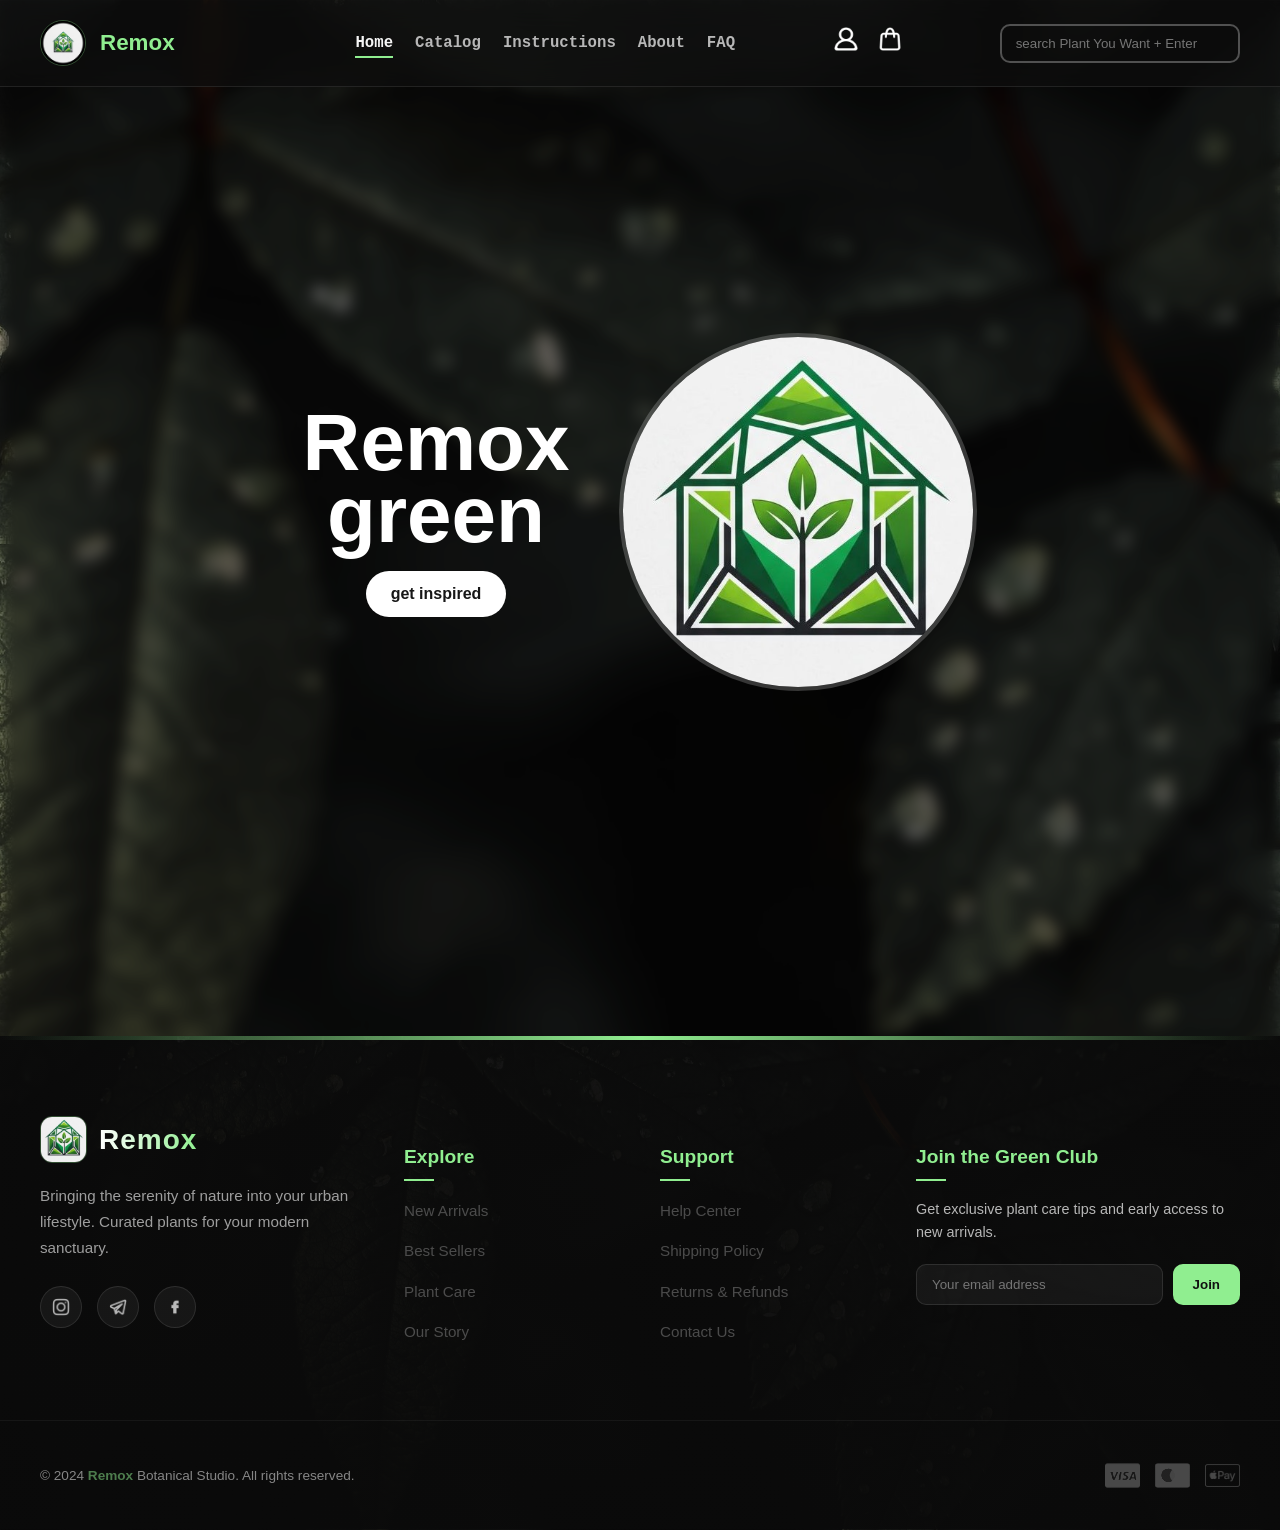
<file: index.html>
<!doctype html>
<html lang="en">
  <head>
    <meta charset="UTF-8" />
    <meta name="viewport" content="width=device-width, initial-scale=1.0" />
    <title>Home</title>
    <link type="text/css" rel="stylesheet" href="css/style.css" />
    <link type="text/css" rel="stylesheet" href="all/header.css" />
    <link type="text/css" rel="stylesheet" href="all/body.css" />
    <link type="text/css" rel="stylesheet" href="all/footer.css" />
  </head>

  <body>
    <div class="header-bkg">
      <header class="header">
        <div class="header-title">
          <img src="assets/images/logo.jpg" alt="Logo" />
          <h2>Remox</h2>
        </div>
        <nav class="header-links">
          <ul>
            <li><a href="#" class="active">Home</a></li>

            <li><a href="pages/Catalog/catalog.html">Catalog</a></li>
            <li>
              <a href="pages/Instructions/Instructions.html">Instructions</a>
            </li>
            <li><a href="pages/About Us/about.html">About</a></li>
            <li><a href="pages/FAQ/faq.html">FAQ</a></li>
          </ul>
        </nav>
        <div class="header-tools">
          <a href="pages/profile/profile.html" id="cart">
            <img src="assets/images/prof.png" alt="cart" />
          </a>
          <a href="pages/Cart/Cart.html" id="cart">
            <img src="assets/images/cart.png" alt="cart" />
          </a>
        </div>
        <input
          id="search"
          type="search"
          placeholder=" search Plant You Want + Enter"
        />
      </header>

      <main class="hero-content">
        <div class="left-text">
          <h1>Remox<br />green</h1>
          <a href="#" class="cta-button">get inspired</a>
        </div>
        <div class="circular-frame">
          <img src="assets/images/logo2.jpg" alt="Plant" />
        </div>
      </main>

      <footer class="premium-footer">
        <!-- Top Decorative Element -->
        <div class="footer-top-decorator"></div>

        <div class="footer-container">
          <div class="footer-grid">
            <!-- Column 1: Brand Story -->
            <div class="footer-column brand-col">
              <div class="footer-logo-wrapper">
                <img
                  src="assets/images/logo2.jpg"
                  alt="Remox Logo"
                  class="footer-logo-img"
                />
                <h2 class="footer-brand-name">Remox</h2>
              </div>
              <p class="brand-description">
                Bringing the serenity of nature into your urban lifestyle.
                Curated plants for your modern sanctuary.
              </p>
              <div class="social-media-wrapper">
                <a href="https://instagram.com/remox-code" class="social-icon"
                  ><img src="assets/images/instagram.png" alt="Instagram"
                /></a>
                <a href="https://t.me/Remox_4" class="social-icon"
                  ><img
                    src="assets/images/telegram-svgrepo-com.png"
                    alt="Te;egram"
                /></a>
                <a href="https://t.me/Remox_4" class="social-icon"
                  ><img
                    src="assets/images/facebook-svgrepo-com.png"
                    alt="Facebook"
                /></a>
              </div>
            </div>

            <!-- Column 2: Quick Navigation -->
            <div class="footer-column">
              <h4 class="footer-title">Explore</h4>
              <ul class="footer-links-list">
                <li><a href="catalog.html">New Arrivals</a></li>
                <li><a href="catalog.html">Best Sellers</a></li>
                <li><a href="Instructions.html">Plant Care</a></li>
                <li><a href="about.html">Our Story</a></li>
              </ul>
            </div>

            <!-- Column 3: Support -->
            <div class="footer-column">
              <h4 class="footer-title">Support</h4>
              <ul class="footer-links-list">
                <li><a href="faq.html">Help Center</a></li>
                <li><a href="#">Shipping Policy</a></li>
                <li><a href="#">Returns & Refunds</a></li>
                <li><a href="#">Contact Us</a></li>
              </ul>
            </div>

            <!-- Column 4: Newsletter -->
            <div class="footer-column newsletter-col">
              <h4 class="footer-title">Join the Green Club</h4>
              <p>
                Get exclusive plant care tips and early access to new arrivals.
              </p>
              <form class="newsletter-form">
                <input type="email" placeholder="Your email address" required />
                <button type="submit">Join</button>
              </form>
            </div>
          </div>
        </div>

        <!-- Bottom Bar -->
        <div class="footer-bottom">
          <div class="footer-bottom-content">
            <p>
              &copy; 2024 <span class="highlight">Remox</span> Botanical Studio.
              All rights reserved.
            </p>
            <div class="payment-methods">
              <!-- Placeholder icons for payments -->
              <img
                src="pages/images-page2/visa-classic-svgrepo-com.png"
                alt="Visa"
              />
              <img
                src="pages/images-page2/mastercard-svgrepo-com.svg"
                alt="Mastercard"
              />
              <img
                src="pages/images-page2/applepay-svgrepo-com.png"
                alt="Apple Pay"
              />
            </div>
          </div>
        </div>
      </footer>
    </div>

    <script src="js/main.js"></script>
  </body>
</html>
</file>
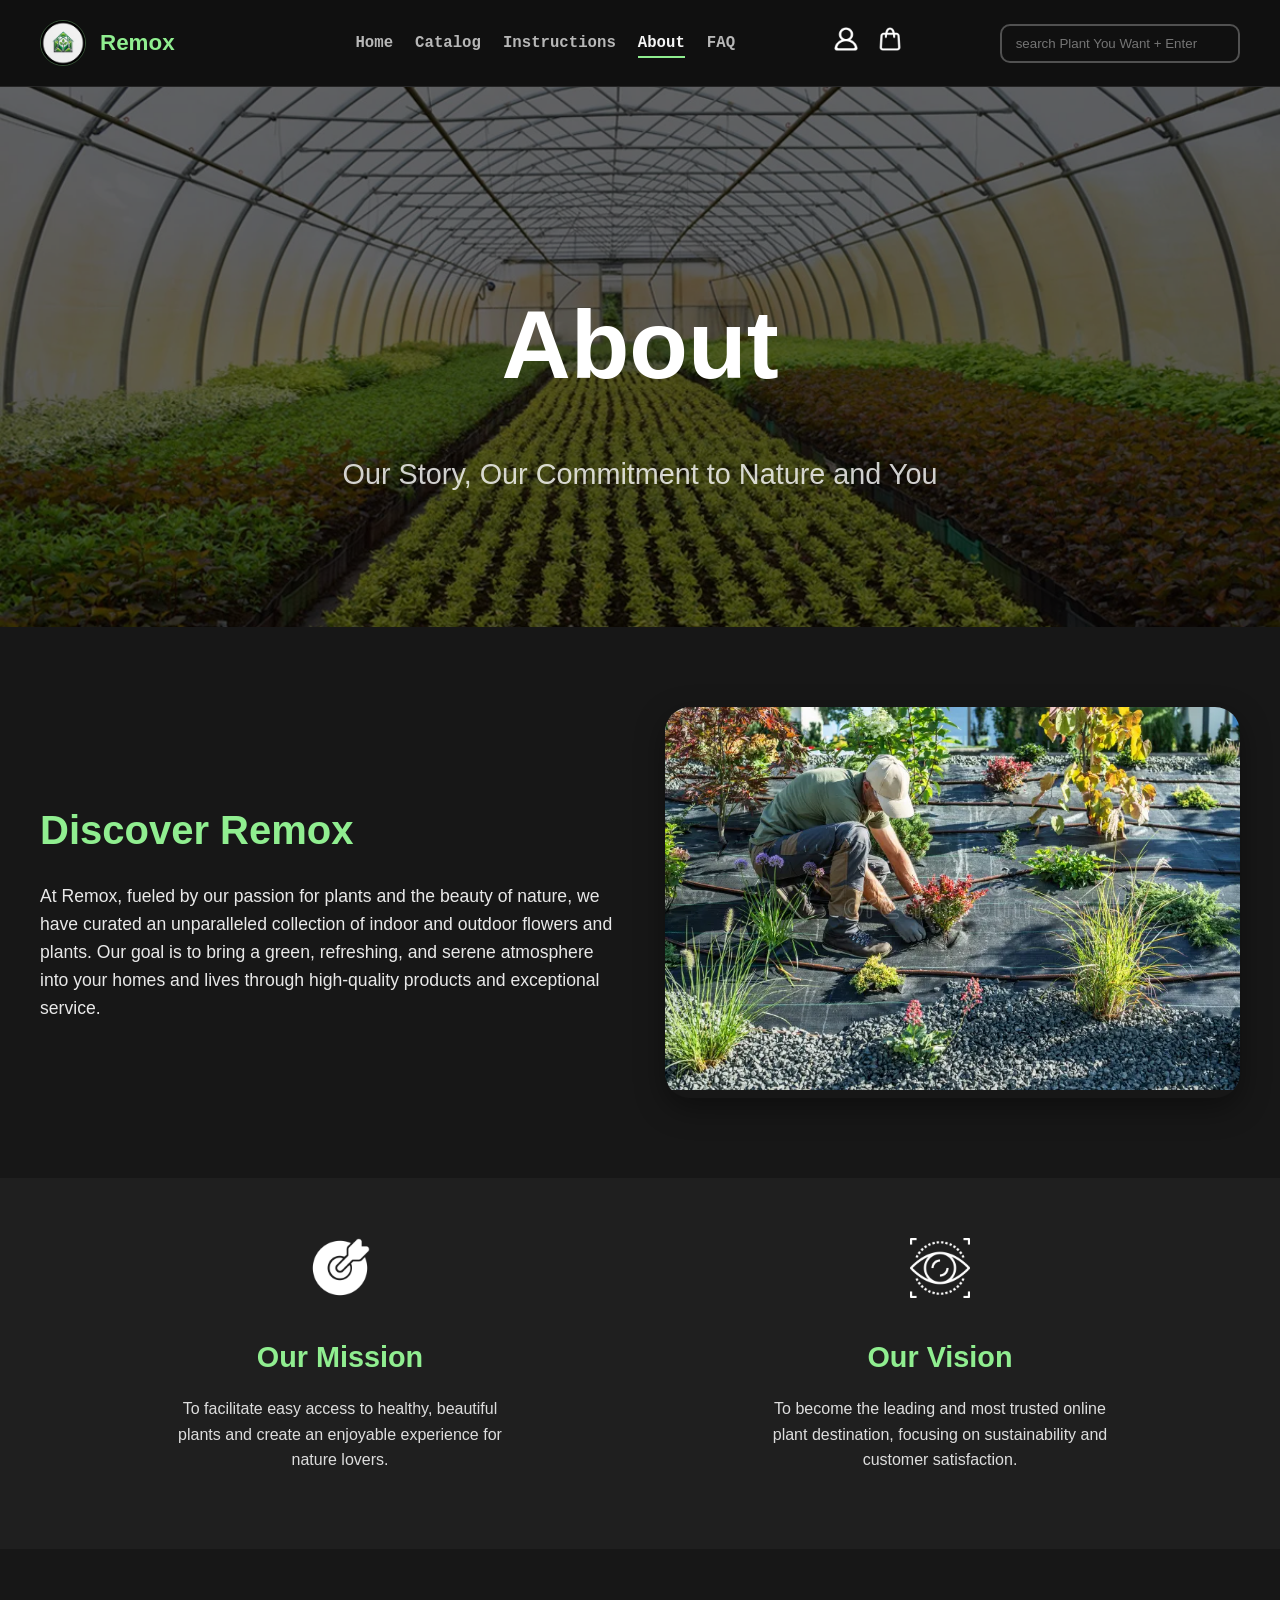
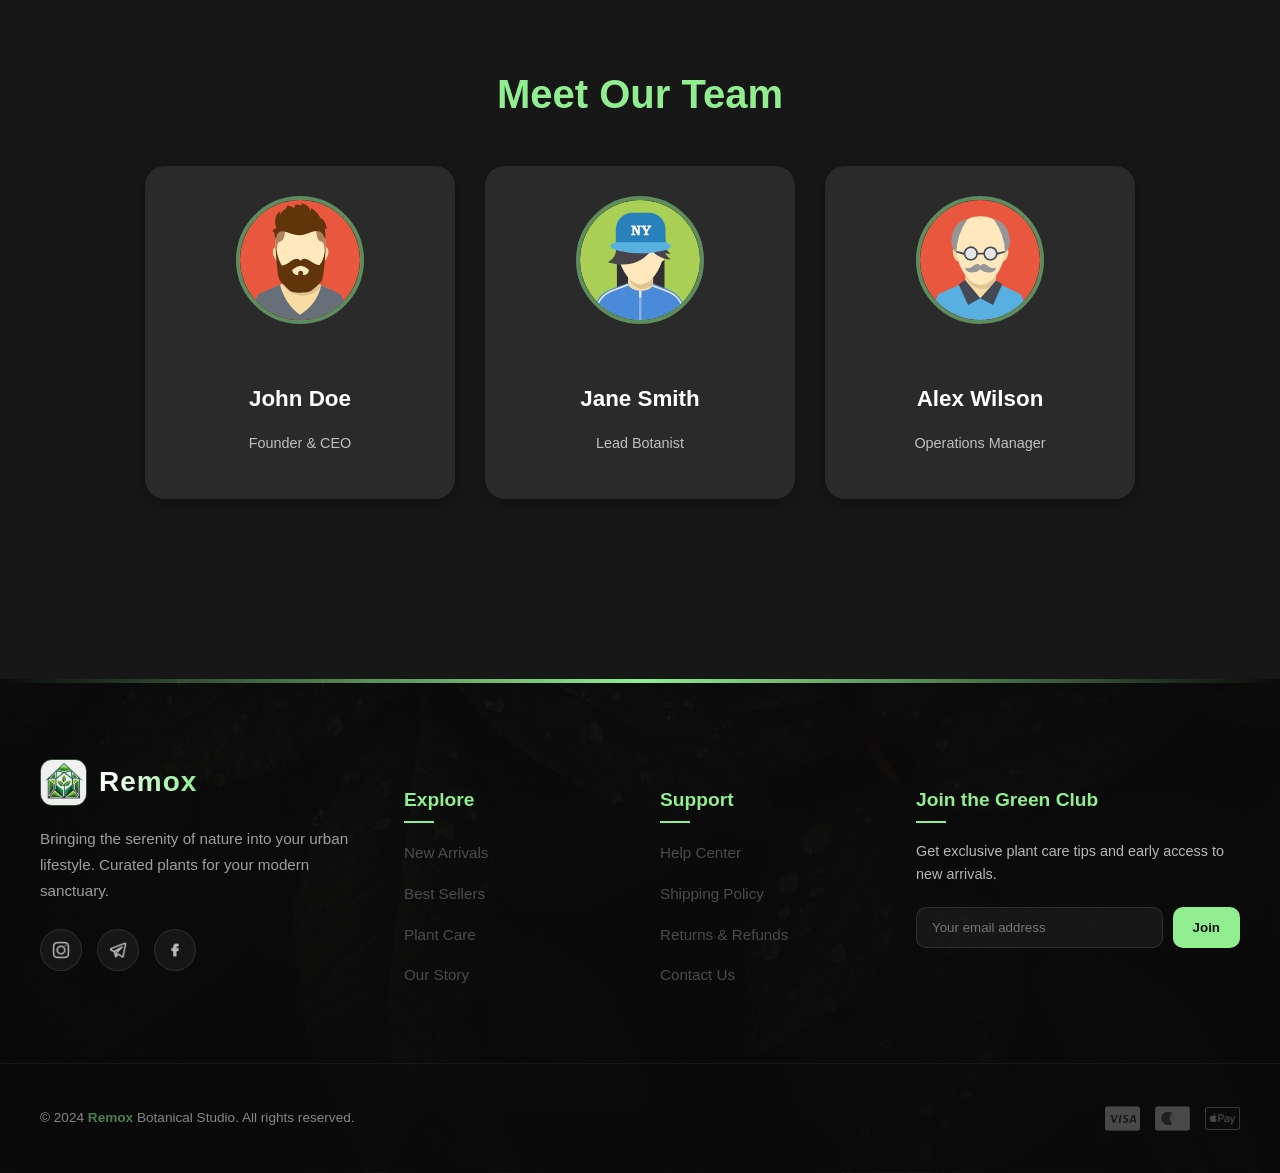
<file: pages/About Us/about.html>
<!doctype html>
<html lang="en">
  <head>
    <meta charset="UTF-8" />
    <meta name="viewport" content="width=device-width, initial-scale=1.0" />
    <title>About</title>
    <link type="text/css" rel="stylesheet" href="about.css" />
    <link type="text/css" rel="stylesheet" href="../../all/header.css" />
    <link type="text/css" rel="stylesheet" href="../../all/footer.css" />
    <link type="text/css" rel="stylesheet" href="../../all/body.css" />
  </head>

  <body>
    <header class="header">
      <div class="header-title">
        <img src="../../assets/images/logo.jpg" alt="Logo" />
        <h2>Remox</h2>
      </div>
      <nav class="header-links">
        <ul>
          <li><a href="../../index.html">Home</a></li>

          <li><a href="../Catalog/catalog.html">Catalog</a></li>
          <li>
            <a href="../Instructions/Instructions.html">Instructions</a>
          </li>
          <li><a href="#" class="active">About</a></li>
          <li><a href="../FAQ/faq.html">FAQ</a></li>
        </ul>
      </nav>
      <div class="header-tools">
        <a href="../profile/profile.html" id="cart">
          <img src="../../assets/images/prof.png" alt="cart" />
        </a>
        <a href="../Cart/Cart.html" id="cart">
          <img src="../../assets/images/cart.png" alt="cart" />
        </a>
      </div>
      <input
        id="search"
        type="search"
        placeholder=" search Plant You Want + Enter"
      />
    </header>

    <main class="about-us-container">
      <!-- Hero Section -->
      <section class="about-hero">
        <div class="hero-background-overlay"></div>
        <div class="about-hero-content">
          <h1>About</h1>
          <p>Our Story, Our Commitment to Nature and You</p>
        </div>
      </section>

      <!-- Introduction Section -->
      <section class="about-intro">
        <div class="intro-text">
          <h2>Discover Remox</h2>
          <p>
            At Remox, fueled by our passion for plants and the beauty of nature,
            we have curated an unparalleled collection of indoor and outdoor
            flowers and plants. Our goal is to bring a green, refreshing, and
            serene atmosphere into your homes and lives through high-quality
            products and exceptional service.
          </p>
        </div>
        <div class="intro-image">
          <!-- Placeholder for your main about image -->
          <img src="../images-page2/work.webp" alt="Our team working" />
        </div>
      </section>

      <!-- Mission & Vision Section -->
      <section class="about-mission-vision">
        <div class="mission-item">
          <img
            src="../images-page2/dart-mission-goal-success-svgrepo-com.png"
            alt="Mission Icon"
          />
          <h3>Our Mission</h3>
          <p>
            To facilitate easy access to healthy, beautiful plants and create an
            enjoyable experience for nature lovers.
          </p>
        </div>
        <div class="vision-item">
          <img src="../images-page2/vision-svgrepo-com.png" alt="Vision Icon" />
          <h3>Our Vision</h3>
          <p>
            To become the leading and most trusted online plant destination,
            focusing on sustainability and customer satisfaction.
          </p>
        </div>
      </section>

      <!-- Team Section -->
      <section class="about-team">
        <h2>Meet Our Team</h2>
        <div class="team-members">
          <div class="member-card">
            <img
              src="../images-page2/account-avatar-profile-user-8-svgrepo-com.svg"
              alt="Team Member 1"
            />
            <h4>John Doe</h4>
            <p>Founder & CEO</p>
          </div>
          <div class="member-card">
            <img
              src="../images-page2/account-avatar-profile-user-15-svgrepo-com.svg"
              alt="Team Member 2"
            />
            <h4>Jane Smith</h4>
            <p>Lead Botanist</p>
          </div>
          <div class="member-card">
            <img
              src="../images-page2/account-avatar-profile-user-16-svgrepo-com.svg"
              alt="Team Member 3"
            />
            <h4>Alex Wilson</h4>
            <p>Operations Manager</p>
          </div>
        </div>
      </section>
    </main>

    <footer class="premium-footer">
      <!-- Top Decorative Element -->
      <div class="footer-top-decorator"></div>

      <div class="footer-container">
        <div class="footer-grid">
          <!-- Column 1: Brand Story -->
          <div class="footer-column brand-col">
            <div class="footer-logo-wrapper">
              <img
                src="../../assets/images/logo2.jpg"
                alt="Remox Logo"
                class="footer-logo-img"
              />
              <h2 class="footer-brand-name">Remox</h2>
            </div>
            <p class="brand-description">
              Bringing the serenity of nature into your urban lifestyle. Curated
              plants for your modern sanctuary.
            </p>
            <div class="social-media-wrapper">
              <a href="https://instagram.com/remox-code" class="social-icon"
                ><img src="../../assets/images/instagram.png" alt="Instagram"
              /></a>
              <a href="https://t.me/Remox_4" class="social-icon"
                ><img
                  src="../../assets/images/telegram-svgrepo-com.png"
                  alt="Te;egram"
              /></a>
              <a href="https://t.me/Remox_4" class="social-icon"
                ><img
                  src="../../assets/images/facebook-svgrepo-com.png"
                  alt="Facebook"
              /></a>
            </div>
          </div>

          <!-- Column 2: Quick Navigation -->
          <div class="footer-column">
            <h4 class="footer-title">Explore</h4>
            <ul class="footer-links-list">
              <li><a href="catalog.html">New Arrivals</a></li>
              <li><a href="catalog.html">Best Sellers</a></li>
              <li><a href="Instructions.html">Plant Care</a></li>
              <li><a href="about.html">Our Story</a></li>
            </ul>
          </div>

          <!-- Column 3: Support -->
          <div class="footer-column">
            <h4 class="footer-title">Support</h4>
            <ul class="footer-links-list">
              <li><a href="faq.html">Help Center</a></li>
              <li><a href="#">Shipping Policy</a></li>
              <li><a href="#">Returns & Refunds</a></li>
              <li><a href="#">Contact Us</a></li>
            </ul>
          </div>

          <!-- Column 4: Newsletter -->
          <div class="footer-column newsletter-col">
            <h4 class="footer-title">Join the Green Club</h4>
            <p>
              Get exclusive plant care tips and early access to new arrivals.
            </p>
            <form class="newsletter-form">
              <input type="email" placeholder="Your email address" required />
              <button type="submit">Join</button>
            </form>
          </div>
        </div>
      </div>

      <!-- Bottom Bar -->
      <div class="footer-bottom">
        <div class="footer-bottom-content">
          <p>
            &copy; 2024 <span class="highlight">Remox</span> Botanical Studio.
            All rights reserved.
          </p>
          <div class="payment-methods">
            <!-- Placeholder icons for payments -->
            <img
              src="../images-page2/visa-classic-svgrepo-com.png"
              alt="Visa"
            />
            <img
              src="../images-page2/mastercard-svgrepo-com.svg"
              alt="Mastercard"
            />
            <img
              src="../images-page2/applepay-svgrepo-com.png"
              alt="Apple Pay"
            />
          </div>
        </div>
      </div>
    </footer>

    <script src="about.js"></script>
    <script src="../../all/all.js"></script>
  </body>
</html>
</file>
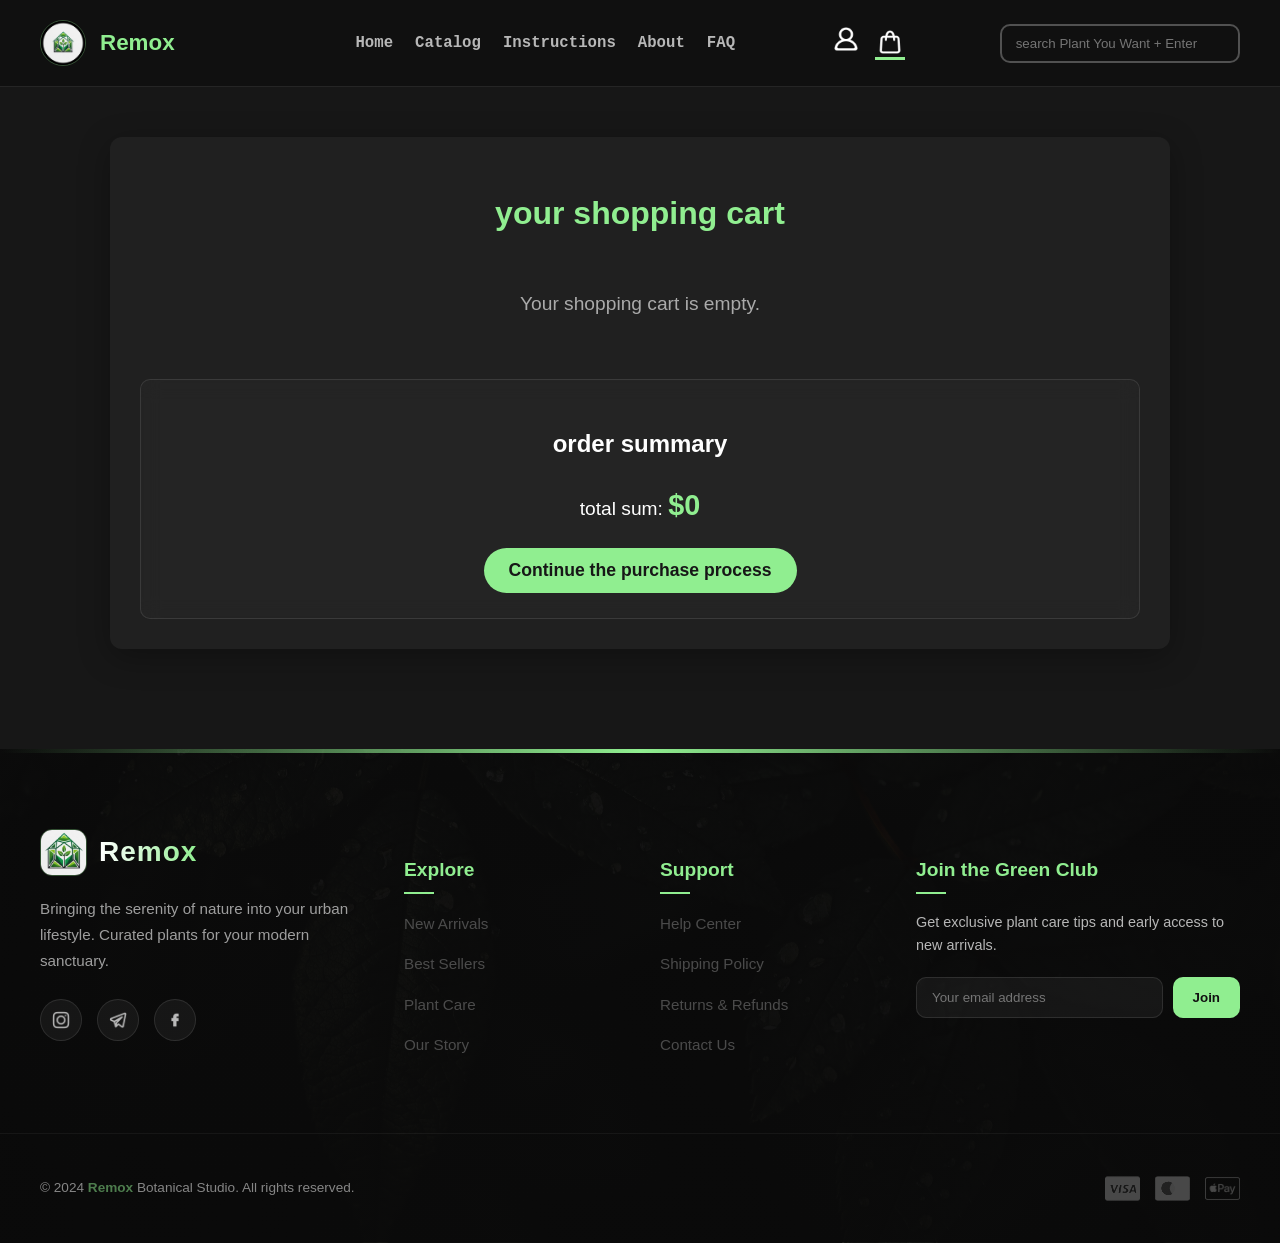
<file: pages/Cart/Cart.html>
<!doctype html>
<html lang="en">
  <head>
    <meta charset="UTF-8" />
    <meta name="viewport" content="width=device-width, initial-scale=1.0" />
    <title>Catalog</title>
    <link type="text/css" rel="stylesheet" href="Cart.css" />
    <link type="text/css" rel="stylesheet" href="../../all/header.css" />
    <link type="text/css" rel="stylesheet" href="../../all/footer.css" />
    <link type="text/css" rel="stylesheet" href="../../all/body.css" />
  </head>

  <body>
    <!-- Header -->
    <header class="header">
      <div class="header-title">
        <img src="../../assets/images/logo.jpg" alt="Logo" />
        <h2>Remox</h2>
      </div>
      <nav class="header-links">
        <ul>
          <li><a href="../../index.html">Home</a></li>

          <li><a href="../Catalog/catalog.html">Catalog</a></li>
          <li>
            <a href="../Instructions/Instructions.html">Instructions</a>
          </li>
          <li><a href="../About Us/about.html">About</a></li>
          <li><a href="../FAQ/faq.html">FAQ</a></li>
        </ul>
      </nav>
      <div class="header-tools">
        <div class="header-tools">
          <a href="../profile/profile.html"
            ><img src="../../assets/images/prof.png" alt="prof"
          /></a>
        </div>
        <img
          src="../../assets/images/cart.png"
          alt="prof"
          class="tools-active"
        />
      </div>

      <input
        id="search"
        type="search"
        placeholder=" search Plant You Want + Enter"
      />
    </header>

    <main class="cart-page">
      <h1>your shopping cart</h1>
      <div id="cart-items-container">
        <p>Your shopping cart is empty</p>
      </div>

      <div class="cart-summary">
        <h2>order summary</h2>
        <p>total sum: <span id="cart-total">$0</span></p>
        <button id="checkout-button">Continue the purchase process</button>
      </div>
    </main>
    <footer class="premium-footer">
      <!-- Top Decorative Element -->
      <div class="footer-top-decorator"></div>

      <div class="footer-container">
        <div class="footer-grid">
          <!-- Column 1: Brand Story -->
          <div class="footer-column brand-col">
            <div class="footer-logo-wrapper">
              <img
                src="../../assets/images/logo2.jpg"
                alt="Remox Logo"
                class="footer-logo-img"
              />
              <h2 class="footer-brand-name">Remox</h2>
            </div>
            <p class="brand-description">
              Bringing the serenity of nature into your urban lifestyle. Curated
              plants for your modern sanctuary.
            </p>
            <div class="social-media-wrapper">
              <a href="https://instagram.com/remox-code" class="social-icon"
                ><img src="../../assets/images/instagram.png" alt="Instagram"
              /></a>
              <a href="https://t.me/Remox_4" class="social-icon"
                ><img
                  src="../../assets/images/telegram-svgrepo-com.png"
                  alt="Te;egram"
              /></a>
              <a href="https://t.me/Remox_4" class="social-icon"
                ><img
                  src="../../assets/images/facebook-svgrepo-com.png"
                  alt="Facebook"
              /></a>
            </div>
          </div>

          <!-- Column 2: Quick Navigation -->
          <div class="footer-column">
            <h4 class="footer-title">Explore</h4>
            <ul class="footer-links-list">
              <li><a href="catalog.html">New Arrivals</a></li>
              <li><a href="catalog.html">Best Sellers</a></li>
              <li><a href="Instructions.html">Plant Care</a></li>
              <li><a href="about.html">Our Story</a></li>
            </ul>
          </div>

          <!-- Column 3: Support -->
          <div class="footer-column">
            <h4 class="footer-title">Support</h4>
            <ul class="footer-links-list">
              <li><a href="faq.html">Help Center</a></li>
              <li><a href="#">Shipping Policy</a></li>
              <li><a href="#">Returns & Refunds</a></li>
              <li><a href="#">Contact Us</a></li>
            </ul>
          </div>

          <!-- Column 4: Newsletter -->
          <div class="footer-column newsletter-col">
            <h4 class="footer-title">Join the Green Club</h4>
            <p>
              Get exclusive plant care tips and early access to new arrivals.
            </p>
            <form class="newsletter-form">
              <input type="email" placeholder="Your email address" required />
              <button type="submit">Join</button>
            </form>
          </div>
        </div>
      </div>

      <!-- Bottom Bar -->
      <div class="footer-bottom">
        <div class="footer-bottom-content">
          <p>
            &copy; 2024 <span class="highlight">Remox</span> Botanical Studio.
            All rights reserved.
          </p>
          <div class="payment-methods">
            <!-- Placeholder icons for payments -->
            <img
              src="../images-page2/visa-classic-svgrepo-com.png"
              alt="Visa"
            />
            <img
              src="../images-page2/mastercard-svgrepo-com.svg"
              alt="Mastercard"
            />
            <img
              src="../images-page2/applepay-svgrepo-com.png"
              alt="Apple Pay"
            />
          </div>
        </div>
      </div>
    </footer>

    <script src="Cart.js"></script>
    <script src="../../all/all.js"></script>
  </body>
</html>
</file>
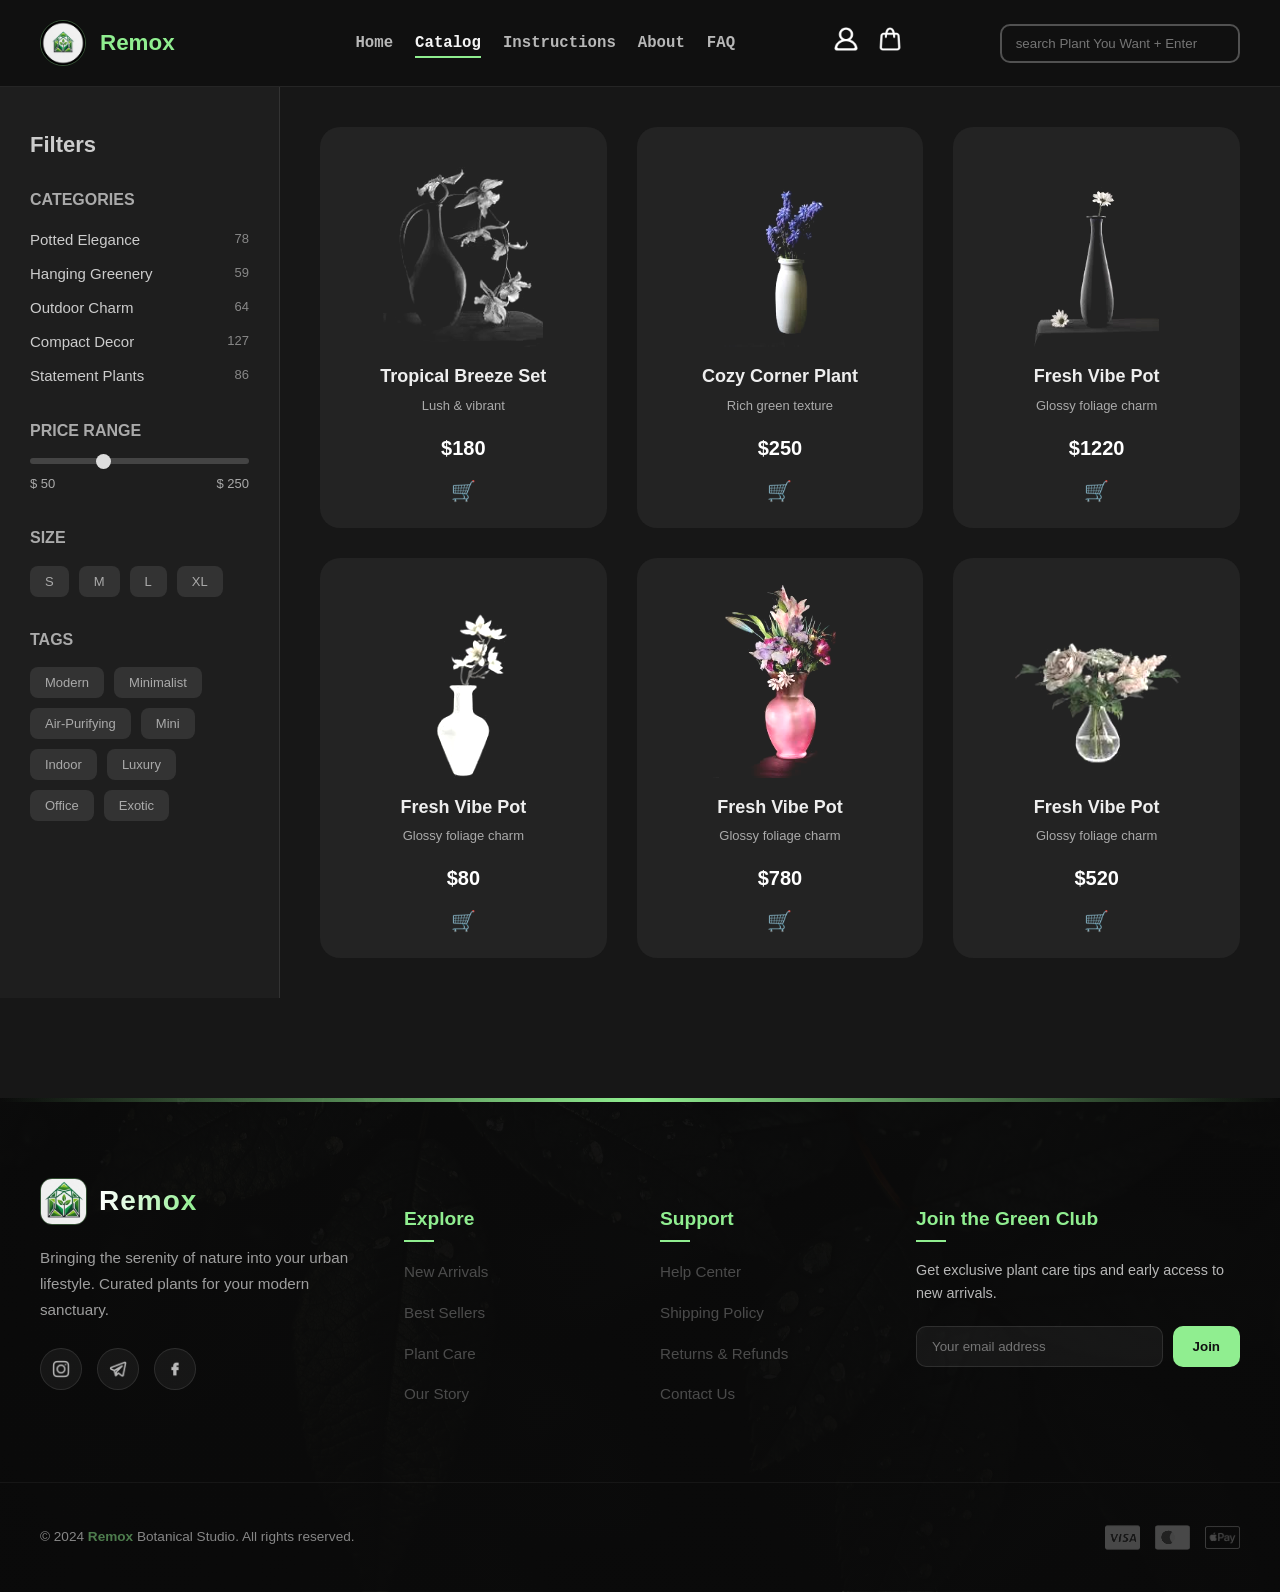
<file: pages/Catalog/catalog.html>
<!doctype html>
<html lang="en">
  <head>
    <meta charset="UTF-8" />
    <meta name="viewport" content="width=device-width, initial-scale=1.0" />
    <title>Catalog</title>
    <link type="text/css" rel="stylesheet" href="catalog.css" />
    <link type="text/css" rel="stylesheet" href="../../all/header.css" />
    <link type="text/css" rel="stylesheet" href="../../all/footer.css" />
    <link type="text/css" rel="stylesheet" href="../../all/body.css" />
  </head>

  <body>
    <div class="app">
      <!-- Header -->
      <header class="header">
        <div class="header-title">
          <img src="../../assets/images/logo.jpg" alt="Logo" />
          <h2>Remox</h2>
        </div>
        <nav class="header-links">
          <ul>
            <li><a href="../../index.html">Home</a></li>

            <li><a href="#" class="active">Catalog</a></li>
            <li>
              <a href="../Instructions/Instructions.html">Instructions</a>
            </li>
            <li><a href="../About Us/about.html">About</a></li>
            <li><a href="../FAQ/faq.html">FAQ</a></li>
          </ul>
        </nav>
        <div class="header-tools">
          <div class="header-tools">
            <a href="../profile/profile.html"
              ><img src="../../assets/images/prof.png" alt="prof"
            /></a>
          </div>
          <a href="../Cart/Cart.html" id="cart">
            <img src="../../assets/images/cart.png" alt="cart" />
          </a>
        </div>
        <input
          id="search"
          type="search"
          placeholder=" search Plant You Want + Enter"
        />
      </header>

      <!-- Main Layout -->
      <aside class="sidebar">
        <h3>Filters</h3>
        <div class="filter-section">
          <h4>Categories</h4>
          <ul>
            <li>Potted Elegance <span>78</span></li>
            <li>Hanging Greenery <span>59</span></li>
            <li>Outdoor Charm <span>64</span></li>
            <li>Compact Decor <span>127</span></li>
            <li>Statement Plants <span>86</span></li>
          </ul>
        </div>
        <div class="filter-section">
          <h4>Price Range</h4>
          <div class="price-slider">
            <div class="slider"></div>
            <div class="values"><span>$ 50</span><span>$ 250</span></div>
          </div>
        </div>
        <div class="filter-section">
          <h4>Size</h4>
          <div class="size-buttons">
            <button>S</button><button>M</button><button>L</button
            ><button>XL</button>
          </div>
        </div>
        <div class="filter-section">
          <h4>Tags</h4>
          <div class="tag-buttons">
            <button>Modern</button><button>Minimalist</button
            ><button>Air-Purifying</button> <button>Mini</button
            ><button>Indoor</button><button>Luxury</button>
            <button>Office</button><button>Exotic</button>
          </div>
        </div>
      </aside>

      <main class="content">
        <main class="content-cards">
          <div class="product-grid">
            <div class="item-card">
              <img src="../images-page2/catalog-img (6).jpg" />
              <div class="card-info">
                <h2>Tropical Breeze Set</h2>
                <p>Lush & vibrant</p>
              </div>
              <div class="price-add">
                <span class="price">$180</span>
                <button class="Add">🛒</button>
              </div>
            </div>
            <div class="item-card">
              <img src="../images-page2/catalog-img (1).jpg" />
              <div class="card-info">
                <h2>Cozy Corner Plant</h2>
                <p>Rich green texture</p>
              </div>
              <div class="price-add">
                <span class="price">$250</span>
                <button class="Add">🛒</button>
              </div>
            </div>
            <div class="item-card">
              <img
                src="../images-page2/catalog-img (2).jpg"
                alt="Fresh Vibe Pot"
              />
              <div class="card-info">
                <h2>Fresh Vibe Pot</h2>
                <p>Glossy foliage charm</p>
              </div>
              <div class="price-add">
                <span class="price">$1220</span>
                <button class="Add">🛒</button>
              </div>
            </div>
            <div class="item-card">
              <img
                src="../images-page2/catalog-img (3).jpg"
                alt="Fresh Vibe Pot"
              />
              <div class="card-info">
                <h2>Fresh Vibe Pot</h2>
                <p>Glossy foliage charm</p>
              </div>
              <div class="price-add">
                <span class="price">$80</span>
                <button class="Add">🛒</button>
              </div>
            </div>
            <div class="item-card">
              <img
                src="../images-page2/catalog-img (4).jpg"
                alt="Fresh Vibe Pot"
              />
              <div class="card-info">
                <h2>Fresh Vibe Pot</h2>
                <p>Glossy foliage charm</p>
              </div>
              <div class="price-add">
                <span class="price">$780</span>
                <button class="Add">🛒</button>
              </div>
            </div>
            <div class="item-card">
              <img
                src="../images-page2/catalog-img (5).jpg"
                alt="Fresh Vibe Pot"
              />
              <div class="card-info">
                <h2>Fresh Vibe Pot</h2>
                <p>Glossy foliage charm</p>
              </div>
              <div class="price-add">
                <span class="price">$520</span>
                <button class="Add">🛒</button>
              </div>
            </div>
          </div>
          <p
            id="no-results"
            style="
              display: none;
              text-align: center;
              margin-top: 20px;
              color: #ee9090;
              font-size: 30px;
              font-weight: bold;
            "
          >
            Not Found
          </p>
        </main>
      </main>
    </div>

    <footer class="premium-footer">
      <!-- Top Decorative Element -->
      <div class="footer-top-decorator"></div>

      <div class="footer-container">
        <div class="footer-grid">
          <!-- Column 1: Brand Story -->
          <div class="footer-column brand-col">
            <div class="footer-logo-wrapper">
              <img
                src="../../assets/images/logo2.jpg"
                alt="Remox Logo"
                class="footer-logo-img"
              />
              <h2 class="footer-brand-name">Remox</h2>
            </div>
            <p class="brand-description">
              Bringing the serenity of nature into your urban lifestyle. Curated
              plants for your modern sanctuary.
            </p>
            <div class="social-media-wrapper">
              <a href="https://instagram.com/remox-code" class="social-icon"
                ><img src="../../assets/images/instagram.png" alt="Instagram"
              /></a>
              <a href="https://t.me/Remox_4" class="social-icon"
                ><img
                  src="../../assets/images/telegram-svgrepo-com.png"
                  alt="Te;egram"
              /></a>
              <a href="https://t.me/Remox_4" class="social-icon"
                ><img
                  src="../../assets/images/facebook-svgrepo-com.png"
                  alt="Facebook"
              /></a>
            </div>
          </div>

          <!-- Column 2: Quick Navigation -->
          <div class="footer-column">
            <h4 class="footer-title">Explore</h4>
            <ul class="footer-links-list">
              <li><a href="catalog.html">New Arrivals</a></li>
              <li><a href="catalog.html">Best Sellers</a></li>
              <li><a href="Instructions.html">Plant Care</a></li>
              <li><a href="about.html">Our Story</a></li>
            </ul>
          </div>

          <!-- Column 3: Support -->
          <div class="footer-column">
            <h4 class="footer-title">Support</h4>
            <ul class="footer-links-list">
              <li><a href="faq.html">Help Center</a></li>
              <li><a href="#">Shipping Policy</a></li>
              <li><a href="#">Returns & Refunds</a></li>
              <li><a href="#">Contact Us</a></li>
            </ul>
          </div>

          <!-- Column 4: Newsletter -->
          <div class="footer-column newsletter-col">
            <h4 class="footer-title">Join the Green Club</h4>
            <p>
              Get exclusive plant care tips and early access to new arrivals.
            </p>
            <form class="newsletter-form">
              <input type="email" placeholder="Your email address" required />
              <button type="submit">Join</button>
            </form>
          </div>
        </div>
      </div>

      <!-- Bottom Bar -->
      <div class="footer-bottom">
        <div class="footer-bottom-content">
          <p>
            &copy; 2024 <span class="highlight">Remox</span> Botanical Studio.
            All rights reserved.
          </p>
          <div class="payment-methods">
            <!-- Placeholder icons for payments -->
            <img
              src="../images-page2/visa-classic-svgrepo-com.png"
              alt="Visa"
            />
            <img
              src="../images-page2/mastercard-svgrepo-com.svg"
              alt="Mastercard"
            />
            <img
              src="../images-page2/applepay-svgrepo-com.png"
              alt="Apple Pay"
            />
          </div>
        </div>
      </div>
    </footer>

    <div id="toast" class="toast">
      <span class="toast-text">Added to cart</span>
    </div>

    <script src="catalog.js"></script>
    <script src="../../all/all.js"></script>
  </body>
</html>
</file>
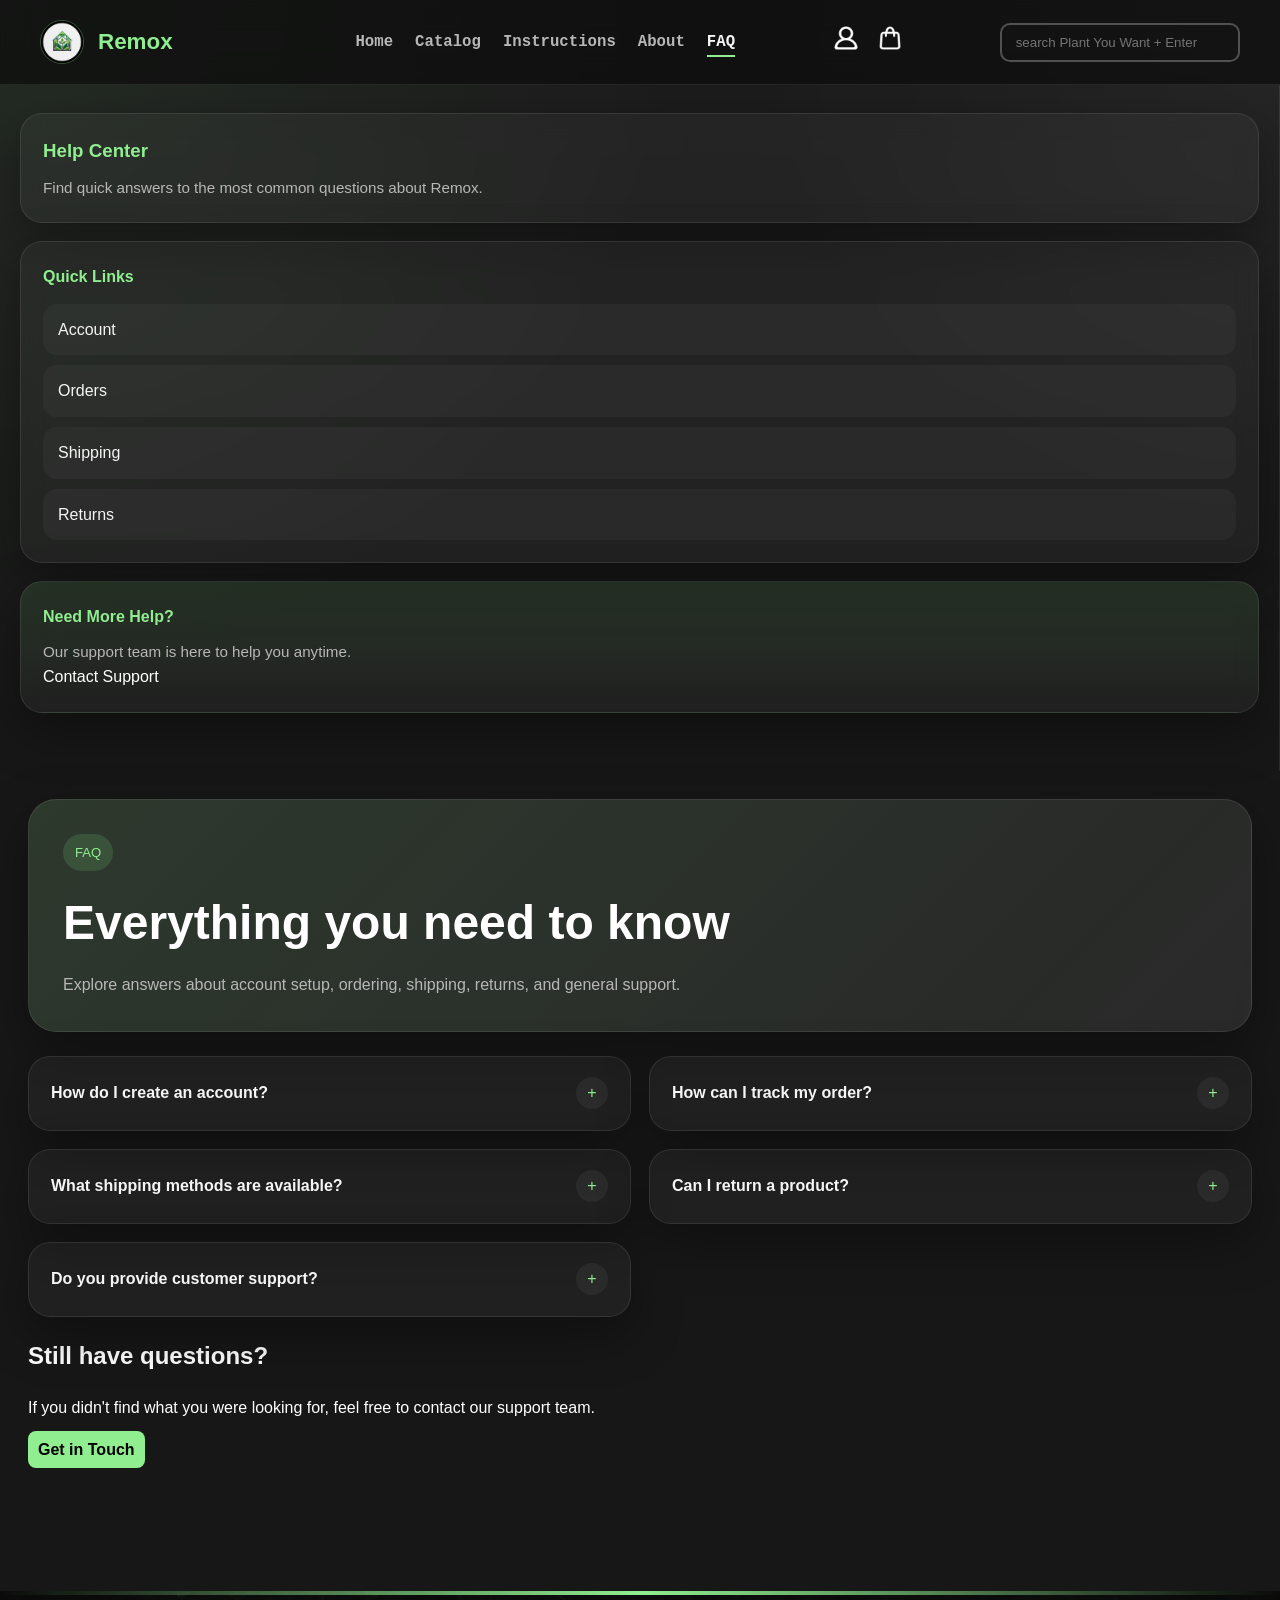
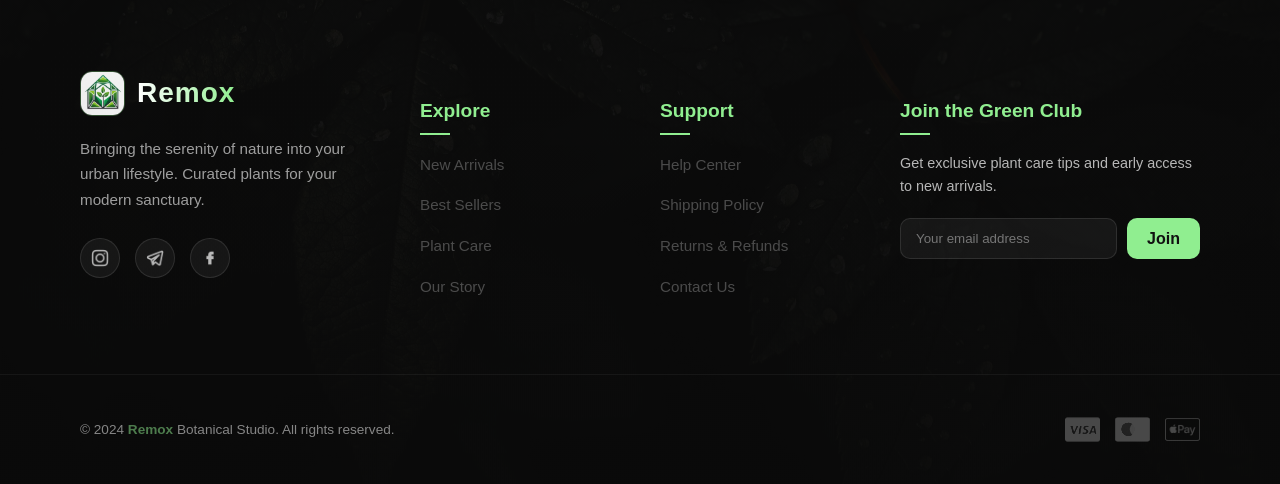
<file: pages/FAQ/faq.html>
<!doctype html>
<html lang="en">
  <head>
    <meta charset="UTF-8" />
    <meta name="viewport" content="width=device-width, initial-scale=1.0" />
    <title>FAQ</title>
    <link type="text/css" rel="stylesheet" href="faq.css" />
    <link type="text/css" rel="stylesheet" href="../../all/header.css" />
    <link type="text/css" rel="stylesheet" href="../../all/footer.css" />
    <link type="text/css" rel="stylesheet" href="../../all/body.css" />
  </head>

  <body>
    <header class="header">
      <div class="header-title">
        <img src="../../assets/images/logo.jpg" alt="Logo" />
        <h2>Remox</h2>
      </div>
      <nav class="header-links">
        <ul>
          <li><a href="../../index.html">Home</a></li>

          <li><a href="../Catalog/catalog.html">Catalog</a></li>
          <li>
            <a href="../Instructions/Instructions.html">Instructions</a>
          </li>
          <li><a href="../About Us/about.html">About</a></li>
          <li><a href="#" class="active">FAQ</a></li>
        </ul>
      </nav>
      <div class="header-tools">
        <div class="header-tools">
          <a href="../profile/profile.html"
            ><img src="../../assets/images/prof.png" alt="prof"
          /></a>
        </div>
        <a href="../Cart/Cart.html" id="cart">
          <img src="../../assets/images/cart.png" alt="cart" />
        </a>
      </div>
      <input
        id="search"
        type="search"
        placeholder=" search Plant You Want + Enter"
      />
    </header>

    <aside class="sidebar">
      <div class="sidebar-card">
        <h3>Help Center</h3>
        <p>Find quick answers to the most common questions about Remox.</p>
      </div>

      <div class="sidebar-card">
        <h4>Quick Links</h4>
        <ul class="quick-links">
          <li><a href="#account">Account</a></li>
          <li><a href="#orders">Orders</a></li>
          <li><a href="#shipping">Shipping</a></li>
          <li><a href="#returns">Returns</a></li>
        </ul>
      </div>

      <div class="sidebar-card accent-card">
        <h4>Need More Help?</h4>
        <p>Our support team is here to help you anytime.</p>
        <a href="mailto:support@remox.com" class="contact-btn"
          >Contact Support</a
        >
      </div>
    </aside>

    <main class="content">
      <section class="hero-card">
        <div class="hero-badge">FAQ</div>
        <h1>Everything you need to know</h1>
        <p>
          Explore answers about account setup, ordering, shipping, returns, and
          general support.
        </p>
      </section>

      <section class="faq-grid">
        <article class="faq-item" id="account">
          <button class="faq-question">
            <span>How do I create an account?</span>
            <span class="faq-icon">+</span>
          </button>
          <div class="faq-answer">
            <p>
              Click on the profile icon and choose sign up. Fill in your email,
              username, and password, then verify your email address.
            </p>
          </div>
        </article>

        <article class="faq-item" id="orders">
          <button class="faq-question">
            <span>How can I track my order?</span>
            <span class="faq-icon">+</span>
          </button>
          <div class="faq-answer">
            <p>
              After placing an order, you can view tracking details in your
              dashboard or in the confirmation email we send you.
            </p>
          </div>
        </article>

        <article class="faq-item" id="shipping">
          <button class="faq-question">
            <span>What shipping methods are available?</span>
            <span class="faq-icon">+</span>
          </button>
          <div class="faq-answer">
            <p>
              We offer standard and express shipping depending on your region.
              Delivery times vary based on location.
            </p>
          </div>
        </article>

        <article class="faq-item" id="returns">
          <button class="faq-question">
            <span>Can I return a product?</span>
            <span class="faq-icon">+</span>
          </button>
          <div class="faq-answer">
            <p>
              Yes, returns are accepted within the return period if the item is
              unused and in its original condition.
            </p>
          </div>
        </article>

        <article class="faq-item">
          <button class="faq-question">
            <span>Do you provide customer support?</span>
            <span class="faq-icon">+</span>
          </button>
          <div class="faq-answer">
            <p>
              Yes, our support team is available to assist with account, order,
              and technical questions.
            </p>
          </div>
        </article>

        <article class="faq-item">
          <button class="faq-question">
            <span>Is my payment information secure?</span>
            <span class="faq-icon">+</span>
          </button>
          <div class="faq-answer">
            <p>
              Absolutely. We use secure payment gateways and industry-standard
              encryption to protect your data.
            </p>
          </div>
        </article>
      </section>

      <section class="footer-card">
        <h2>Still have questions?</h2>
        <p>
          If you didn't find what you were looking for, feel free to contact our
          support team.
        </p>
        <a href="http://t.me/Remox_4" class="footer-btn">Get in Touch</a>
      </section>
    </main>

    <footer class="premium-footer">
      <!-- Top Decorative Element -->
      <div class="footer-top-decorator"></div>

      <div class="footer-container">
        <div class="footer-grid">
          <!-- Column 1: Brand Story -->
          <div class="footer-column brand-col">
            <div class="footer-logo-wrapper">
              <img
                src="../../assets/images/logo2.jpg"
                alt="Remox Logo"
                class="footer-logo-img"
              />
              <h2 class="footer-brand-name">Remox</h2>
            </div>
            <p class="brand-description">
              Bringing the serenity of nature into your urban lifestyle. Curated
              plants for your modern sanctuary.
            </p>
            <div class="social-media-wrapper">
              <a href="https://instagram.com/remox-code" class="social-icon"
                ><img src="../../assets/images/instagram.png" alt="Instagram"
              /></a>
              <a href="https://t.me/Remox_4" class="social-icon"
                ><img
                  src="../../assets/images/telegram-svgrepo-com.png"
                  alt="Te;egram"
              /></a>
              <a href="https://t.me/Remox_4" class="social-icon"
                ><img
                  src="../../assets/images/facebook-svgrepo-com.png"
                  alt="Facebook"
              /></a>
            </div>
          </div>

          <!-- Column 2: Quick Navigation -->
          <div class="footer-column">
            <h4 class="footer-title">Explore</h4>
            <ul class="footer-links-list">
              <li><a href="catalog.html">New Arrivals</a></li>
              <li><a href="catalog.html">Best Sellers</a></li>
              <li><a href="Instructions.html">Plant Care</a></li>
              <li><a href="about.html">Our Story</a></li>
            </ul>
          </div>

          <!-- Column 3: Support -->
          <div class="footer-column">
            <h4 class="footer-title">Support</h4>
            <ul class="footer-links-list">
              <li><a href="faq.html">Help Center</a></li>
              <li><a href="#">Shipping Policy</a></li>
              <li><a href="#">Returns & Refunds</a></li>
              <li><a href="#">Contact Us</a></li>
            </ul>
          </div>

          <!-- Column 4: Newsletter -->
          <div class="footer-column newsletter-col">
            <h4 class="footer-title">Join the Green Club</h4>
            <p>
              Get exclusive plant care tips and early access to new arrivals.
            </p>
            <form class="newsletter-form">
              <input type="email" placeholder="Your email address" required />
              <button type="submit">Join</button>
            </form>
          </div>
        </div>
      </div>

      <!-- Bottom Bar -->
      <div class="footer-bottom">
        <div class="footer-bottom-content">
          <p>
            &copy; 2024 <span class="highlight">Remox</span> Botanical Studio.
            All rights reserved.
          </p>
          <div class="payment-methods">
            <!-- Placeholder icons for payments -->
            <img
              src="../images-page2/visa-classic-svgrepo-com.png"
              alt="Visa"
            />
            <img
              src="../images-page2/mastercard-svgrepo-com.svg"
              alt="Mastercard"
            />
            <img
              src="../images-page2/applepay-svgrepo-com.png"
              alt="Apple Pay"
            />
          </div>
        </div>
      </div>
    </footer>
    <script src="faq.js"></script>
    <script src="../../all/all.js"></script>
  </body>
</html>
</file>
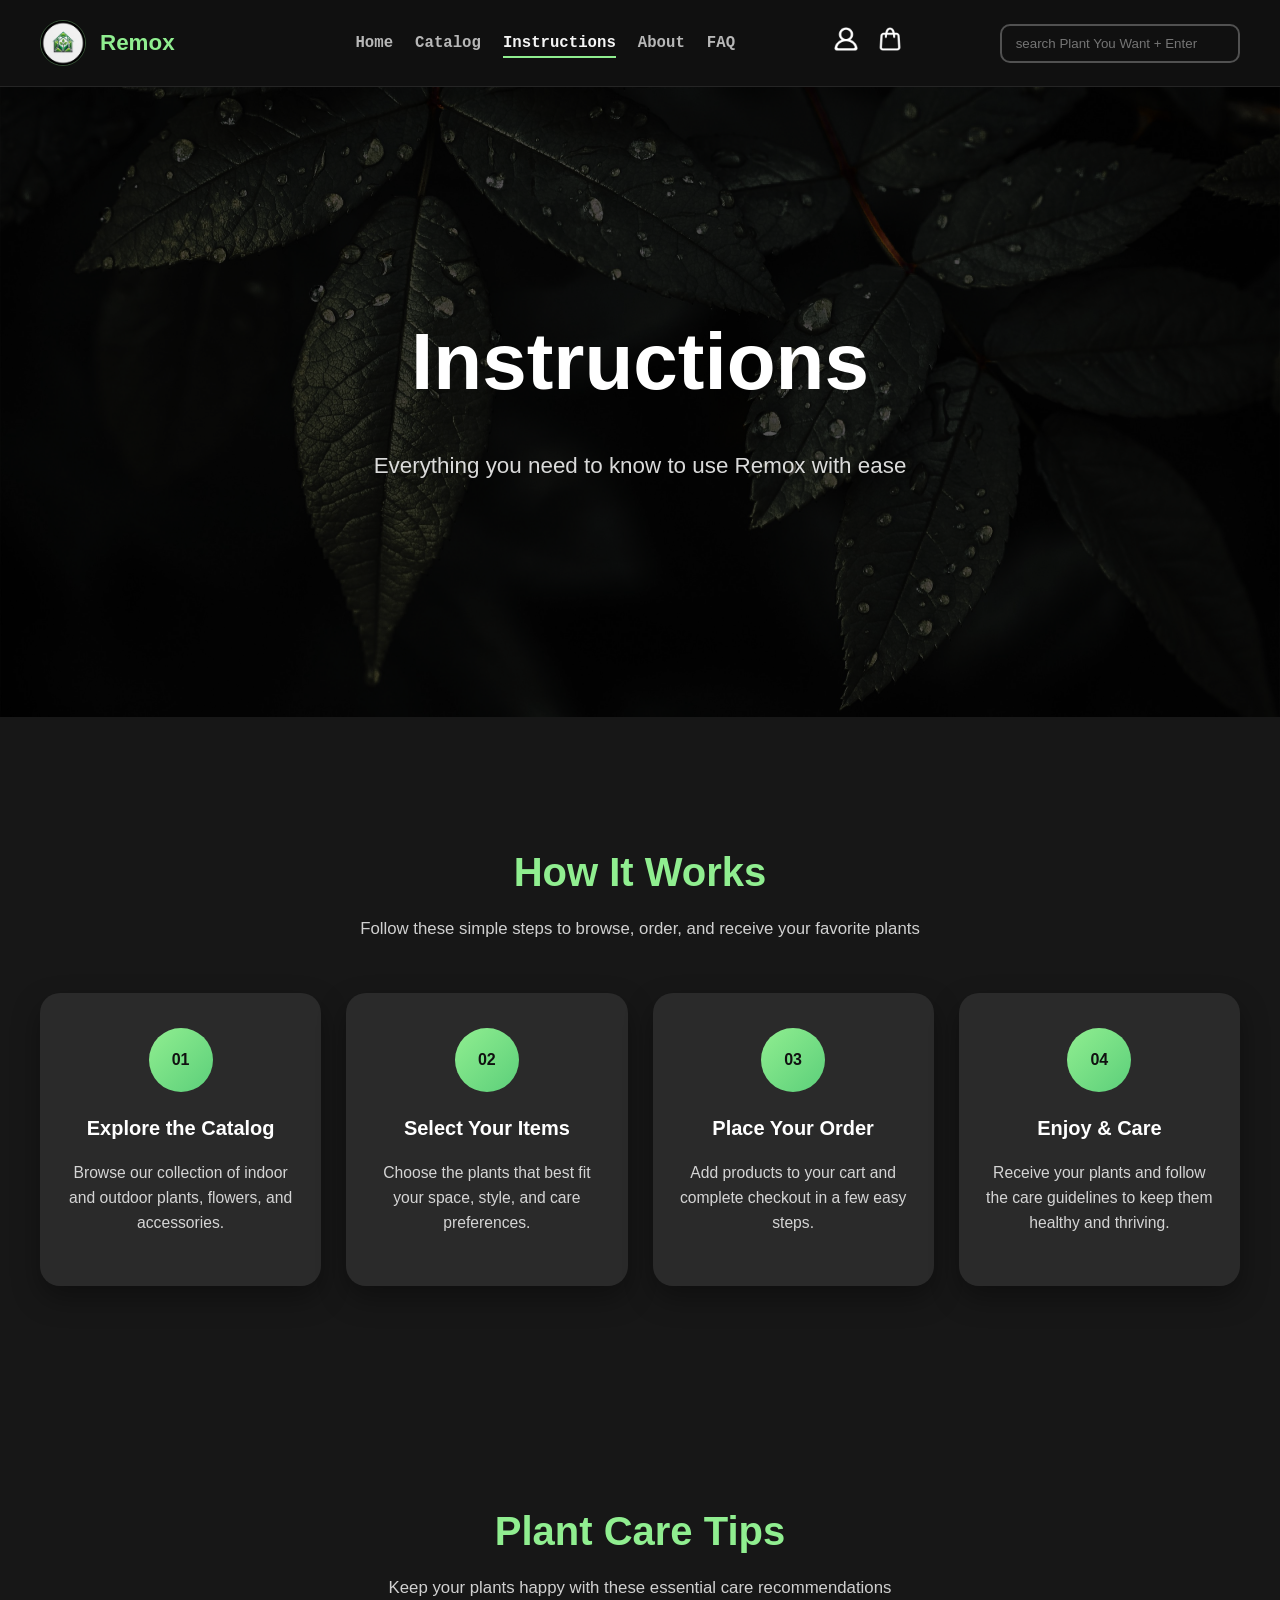
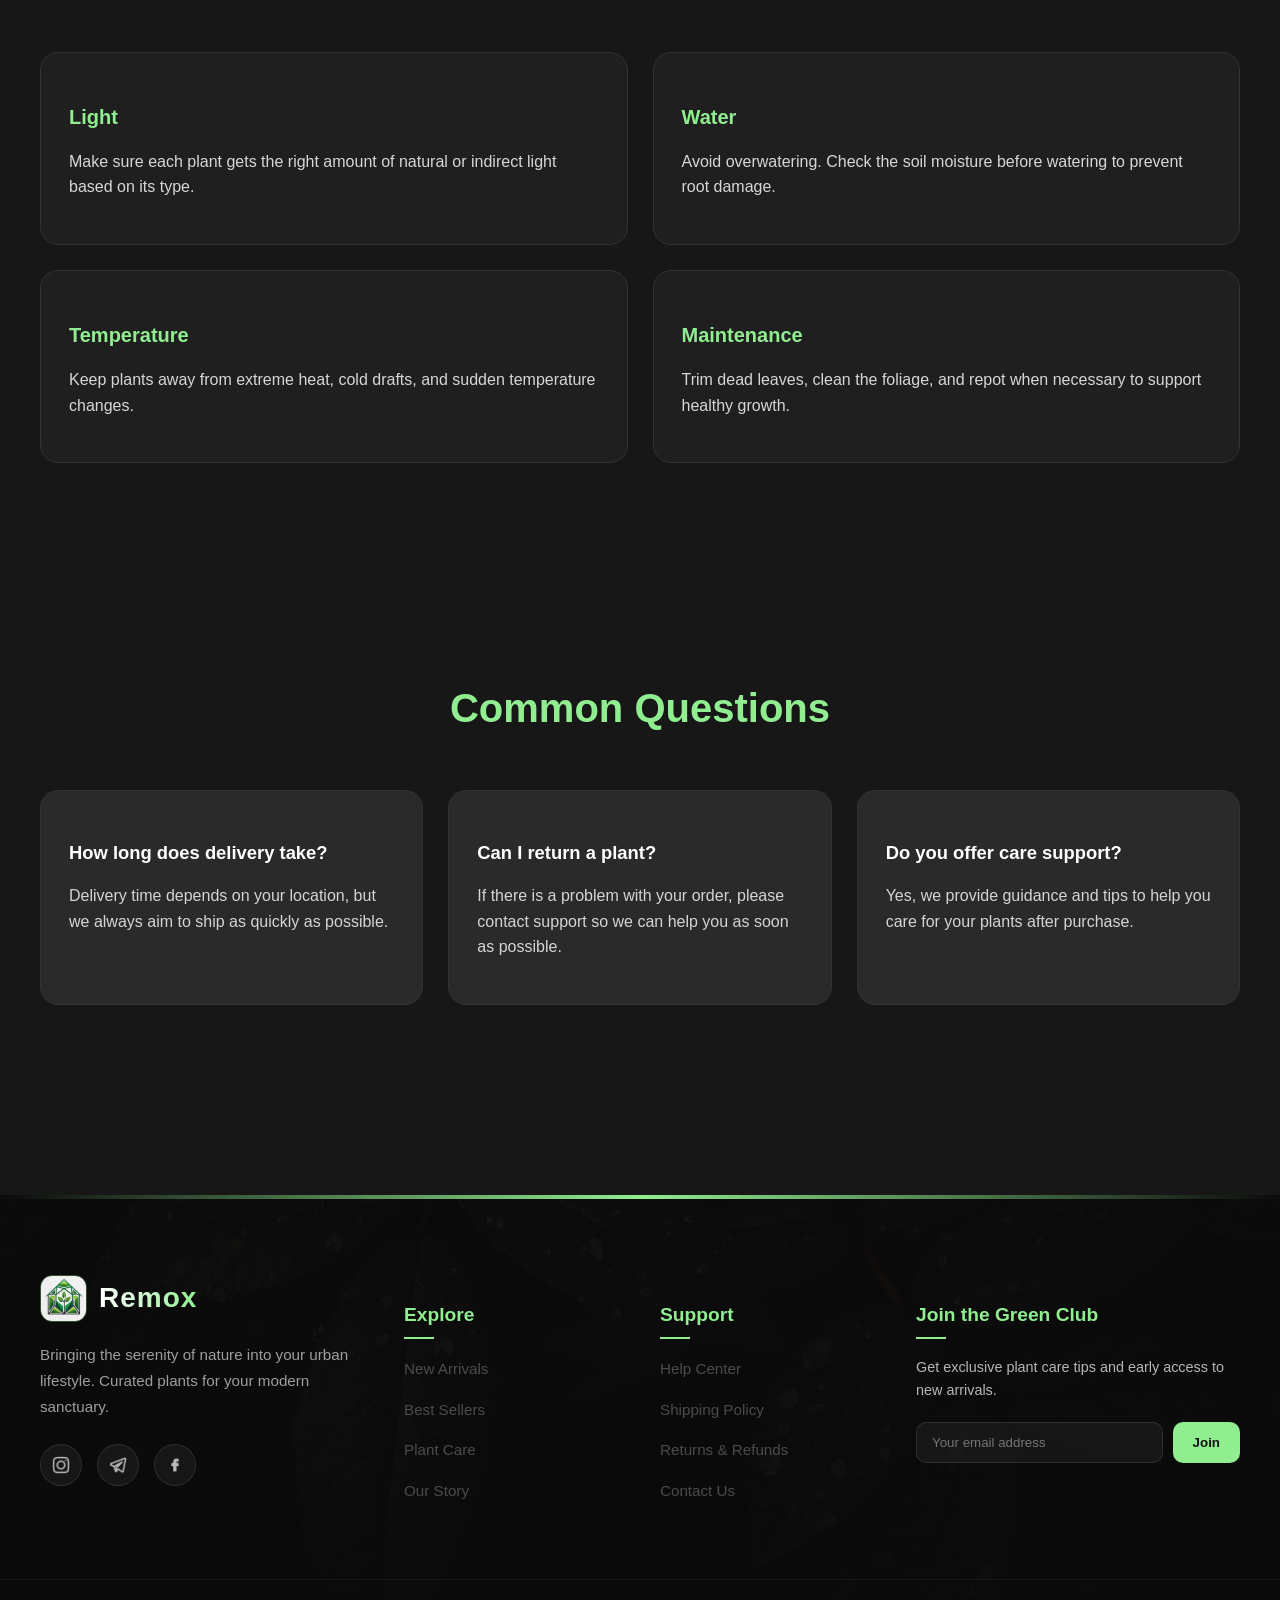
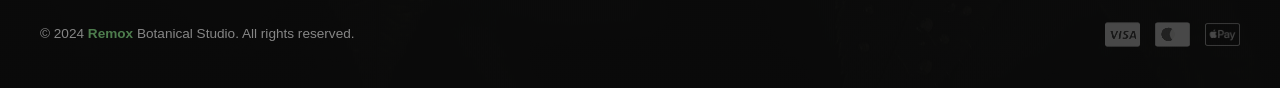
<file: pages/Instructions/Instructions.html>
<!doctype html>
<html lang="en" dir="ltr">
  <head>
    <meta charset="UTF-8" />
    <meta name="viewport" content="width=device-width, initial-scale=1.0" />
    <title>Instructions | Remox</title>
    <link rel="stylesheet" href="Instructions.css" />
    <link type="text/css" rel="stylesheet" href="../../all/header.css" />
    <link type="text/css" rel="stylesheet" href="../../all/footer.css" />
    <link type="text/css" rel="stylesheet" href="../../all/body.css" />
  </head>

  <body>
    <header class="header">
      <div class="header-title">
        <img src="../../assets/images/logo.jpg" alt="Logo" />
        <h2>Remox</h2>
      </div>

      <nav class="header-links">
        <ul>
          <li><a href="../../index.html">Home</a></li>

          <li><a href="../Catalog/catalog.html">Catalog</a></li>
          <li>
            <a href="#" class="active">Instructions</a>
          </li>
          <li><a href="../About Us/about.html">About</a></li>
          <li><a href="../FAQ/faq.html">FAQ</a></li>
        </ul>
      </nav>

      <div class="header-tools">
        <div class="header-tools">
          <a href="../profile/profile.html"
            ><img src="../../assets/images/prof.png" alt="prof"
          /></a>
        </div>
        <a href="../Cart/Cart.html" id="cart">
          <img src="../../assets/images/cart.png" alt="cart" />
        </a>
      </div>
      <input
        id="search"
        type="search"
        placeholder=" search Plant You Want + Enter"
      />
    </header>

    <main class="instructions-page">
      <!-- Hero -->
      <section class="instructions-hero">
        <div class="hero-overlay"></div>
        <div class="instructions-hero-content">
          <h1>Instructions</h1>
          <p>Everything you need to know to use Remox with ease</p>
        </div>
      </section>

      <!-- Quick Steps -->
      <section class="instructions-steps">
        <div class="section-heading">
          <h2>How It Works</h2>
          <p>
            Follow these simple steps to browse, order, and receive your
            favorite plants
          </p>
        </div>

        <div class="steps-grid">
          <div class="step-card">
            <div class="step-number">01</div>
            <h3>Explore the Catalog</h3>
            <p>
              Browse our collection of indoor and outdoor plants, flowers, and
              accessories.
            </p>
          </div>

          <div class="step-card">
            <div class="step-number">02</div>
            <h3>Select Your Items</h3>
            <p>
              Choose the plants that best fit your space, style, and care
              preferences.
            </p>
          </div>

          <div class="step-card">
            <div class="step-number">03</div>
            <h3>Place Your Order</h3>
            <p>
              Add products to your cart and complete checkout in a few easy
              steps.
            </p>
          </div>

          <div class="step-card">
            <div class="step-number">04</div>
            <h3>Enjoy & Care</h3>
            <p>
              Receive your plants and follow the care guidelines to keep them
              healthy and thriving.
            </p>
          </div>
        </div>
      </section>

      <!-- Care Tips -->
      <section class="care-tips">
        <div class="section-heading">
          <h2>Plant Care Tips</h2>
          <p>
            Keep your plants happy with these essential care recommendations
          </p>
        </div>

        <div class="tips-list">
          <div class="tip-item">
            <h3>Light</h3>
            <p>
              Make sure each plant gets the right amount of natural or indirect
              light based on its type.
            </p>
          </div>

          <div class="tip-item">
            <h3>Water</h3>
            <p>
              Avoid overwatering. Check the soil moisture before watering to
              prevent root damage.
            </p>
          </div>

          <div class="tip-item">
            <h3>Temperature</h3>
            <p>
              Keep plants away from extreme heat, cold drafts, and sudden
              temperature changes.
            </p>
          </div>

          <div class="tip-item">
            <h3>Maintenance</h3>
            <p>
              Trim dead leaves, clean the foliage, and repot when necessary to
              support healthy growth.
            </p>
          </div>
        </div>
      </section>

      <!-- FAQ Mini Section -->
      <section class="instructions-faq">
        <div class="section-heading">
          <h2>Common Questions</h2>
        </div>

        <div class="faq-cards">
          <div class="faq-card">
            <h3>How long does delivery take?</h3>
            <p>
              Delivery time depends on your location, but we always aim to ship
              as quickly as possible.
            </p>
          </div>

          <div class="faq-card">
            <h3>Can I return a plant?</h3>
            <p>
              If there is a problem with your order, please contact support so
              we can help you as soon as possible.
            </p>
          </div>

          <div class="faq-card">
            <h3>Do you offer care support?</h3>
            <p>
              Yes, we provide guidance and tips to help you care for your plants
              after purchase.
            </p>
          </div>
        </div>
      </section>
    </main>

    <footer class="premium-footer">
      <!-- Top Decorative Element -->
      <div class="footer-top-decorator"></div>

      <div class="footer-container">
        <div class="footer-grid">
          <!-- Column 1: Brand Story -->
          <div class="footer-column brand-col">
            <div class="footer-logo-wrapper">
              <img
                src="../../assets/images/logo2.jpg"
                alt="Remox Logo"
                class="footer-logo-img"
              />
              <h2 class="footer-brand-name">Remox</h2>
            </div>
            <p class="brand-description">
              Bringing the serenity of nature into your urban lifestyle. Curated
              plants for your modern sanctuary.
            </p>
            <div class="social-media-wrapper">
              <a href="https://instagram.com/remox-code" class="social-icon"
                ><img src="../../assets/images/instagram.png" alt="Instagram"
              /></a>
              <a href="https://t.me/Remox_4" class="social-icon"
                ><img
                  src="../../assets/images/telegram-svgrepo-com.png"
                  alt="Te;egram"
              /></a>
              <a href="https://t.me/Remox_4" class="social-icon"
                ><img
                  src="../../assets/images/facebook-svgrepo-com.png"
                  alt="Facebook"
              /></a>
            </div>
          </div>

          <!-- Column 2: Quick Navigation -->
          <div class="footer-column">
            <h4 class="footer-title">Explore</h4>
            <ul class="footer-links-list">
              <li><a href="catalog.html">New Arrivals</a></li>
              <li><a href="catalog.html">Best Sellers</a></li>
              <li><a href="Instructions.html">Plant Care</a></li>
              <li><a href="about.html">Our Story</a></li>
            </ul>
          </div>

          <!-- Column 3: Support -->
          <div class="footer-column">
            <h4 class="footer-title">Support</h4>
            <ul class="footer-links-list">
              <li><a href="faq.html">Help Center</a></li>
              <li><a href="#">Shipping Policy</a></li>
              <li><a href="#">Returns & Refunds</a></li>
              <li><a href="#">Contact Us</a></li>
            </ul>
          </div>

          <!-- Column 4: Newsletter -->
          <div class="footer-column newsletter-col">
            <h4 class="footer-title">Join the Green Club</h4>
            <p>
              Get exclusive plant care tips and early access to new arrivals.
            </p>
            <form class="newsletter-form">
              <input type="email" placeholder="Your email address" required />
              <button type="submit">Join</button>
            </form>
          </div>
        </div>
      </div>

      <!-- Bottom Bar -->
      <div class="footer-bottom">
        <div class="footer-bottom-content">
          <p>
            &copy; 2024 <span class="highlight">Remox</span> Botanical Studio.
            All rights reserved.
          </p>
          <div class="payment-methods">
            <!-- Placeholder icons for payments -->
            <img
              src="../images-page2/visa-classic-svgrepo-com.png"
              alt="Visa"
            />
            <img
              src="../images-page2/mastercard-svgrepo-com.svg"
              alt="Mastercard"
            />
            <img
              src="../images-page2/applepay-svgrepo-com.png"
              alt="Apple Pay"
            />
          </div>
        </div>
      </div>
    </footer>

    <script src="Instructions.js"></script>
    <script src="../../all/all.js"></script>
  </body>
</html>
</file>
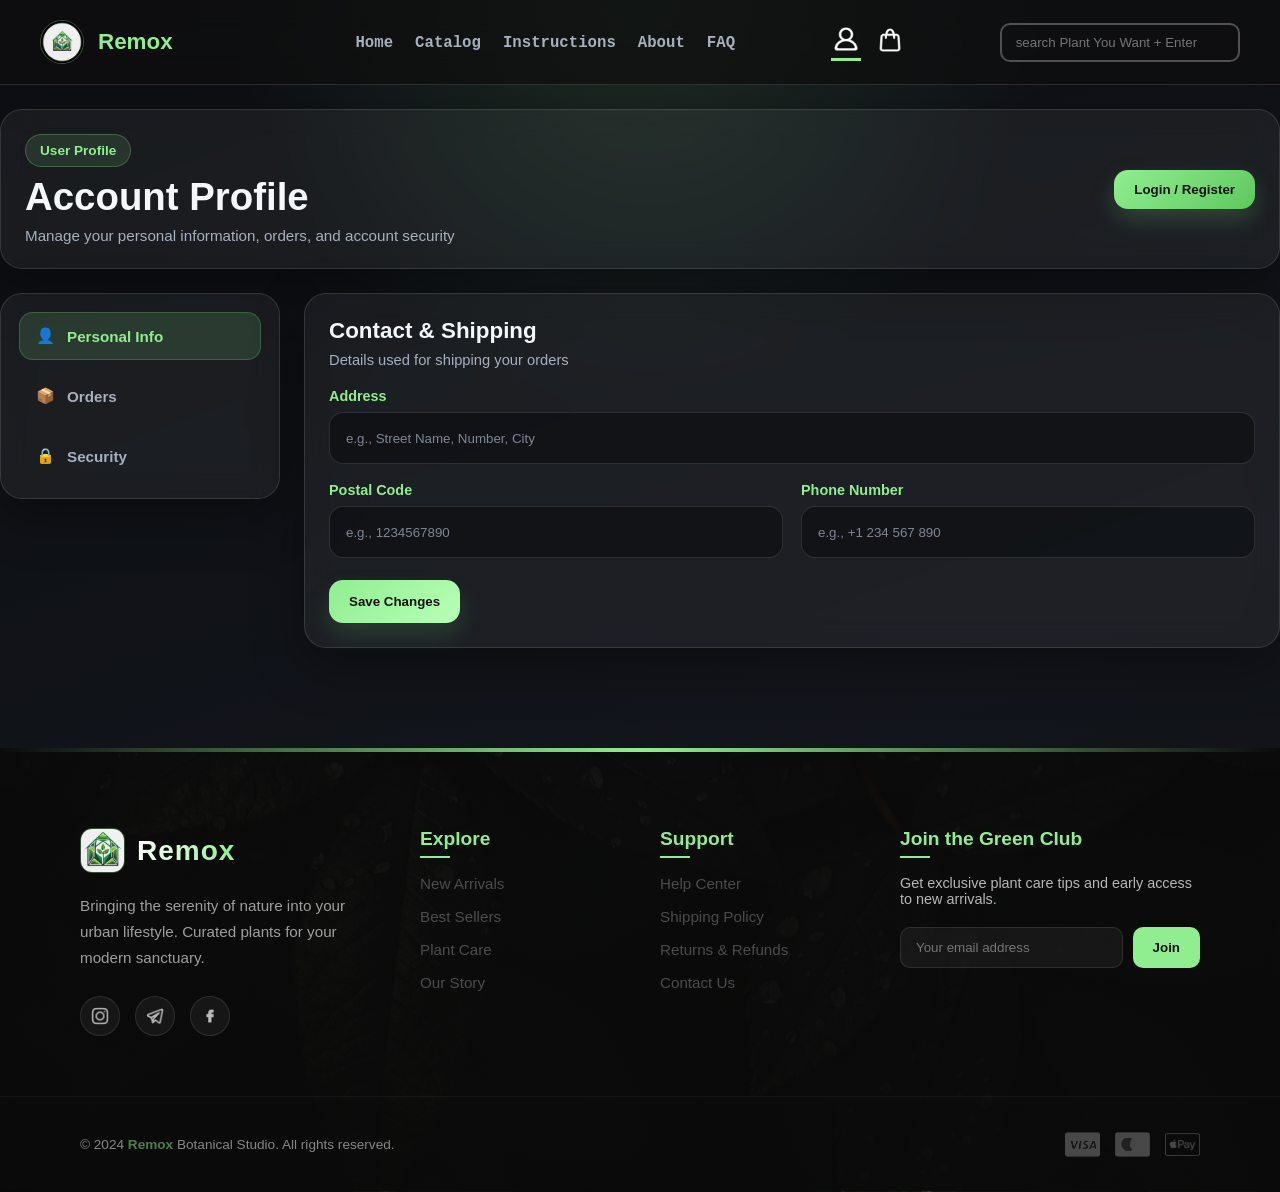
<file: pages/profile/profile.html>
<!doctype html>
<html>
  <head>
    <meta charset="UTF-8" />
    <meta name="viewport" content="width=device-width, initial-scale=1.0" />
    <title>Profile</title>
    <link rel="stylesheet" href="profile.css" />
    <link type="text/css" rel="stylesheet" href="../../all/header.css" />
    <link type="text/css" rel="stylesheet" href="../../all/footer.css" />
  </head>
  <body>
    <header class="header">
      <div class="header-title">
        <img src="../../assets/images/logo.jpg" alt="Logo" />
        <h2>Remox</h2>
      </div>

      <nav class="header-links">
        <ul>
          <li><a href="../../index.html">Home</a></li>

          <li><a href="../Catalog/catalog.html">Catalog</a></li>
          <li>
            <a href="../Instructions/Instructions.html" class=""
              >Instructions</a
            >
          </li>
          <li><a href="../About Us/about.html">About</a></li>
          <li><a href="../FAQ/faq.html">FAQ</a></li>
        </ul>
      </nav>

      <div class="header-tools">
        <a href="#" id="cart" class="tools-active">
          <img src="../../assets/images/prof.png" alt="cart" />
        </a>

        <a href="../Cart/Cart.html" id="cart">
          <img src="../../assets/images/cart.png" alt="cart" />
        </a>
      </div>
      <input
        id="search"
        type="search"
        placeholder=" search Plant You Want + Enter"
      />
    </header>

    <div class="profile-page">
      <header class="profile-header">
        <div class="header-text">
          <span class="badge">User Profile</span>
          <h1>Account Profile</h1>
          <p>Manage your personal information, orders, and account security</p>
        </div>

        <button class="auth-btn" id="openAuthBtn">Login / Register</button>
      </header>

      <main class="profile-layout">
        <!-- Sidebar -->
        <aside class="right-slide-bar">
          <button class="right-side-btn active" data-target="info">
            <span>👤</span>
            <span>Personal Info</span>
          </button>

          <button class="right-side-btn" data-target="orders">
            <span>📦</span>
            <span>Orders</span>
          </button>

          <button class="right-side-btn" data-target="security">
            <span>🔒</span>
            <span>Security</span>
          </button>
        </aside>

        <!-- Content -->
        <section class="content">
          <!-- Info -->
          <div class="panel active" id="info">
            <div class="panel-card">
              <div class="panel-title">
                <h2>Contact & Shipping</h2>
                <p>Details used for shipping your orders</p>
              </div>

              <div class="form-grid">
                <div class="input-group full">
                  <label for="address">Address</label>
                  <input
                    id="address"
                    type="text"
                    placeholder="e.g., Street Name, Number, City"
                  />
                </div>

                <div class="input-group">
                  <label for="postal">Postal Code</label>
                  <input
                    id="postal"
                    type="text"
                    placeholder="e.g., 1234567890"
                  />
                </div>

                <div class="input-group">
                  <label for="phone">Phone Number</label>
                  <input
                    id="phone"
                    type="tel"
                    placeholder="e.g., +1 234 567 890"
                  />
                </div>
              </div>

              <button class="save-btn" type="button">Save Changes</button>
            </div>
          </div>

          <!-- Orders -->
          <div class="panel" id="orders">
            <div class="panel-card">
              <div class="panel-title">
                <h2>My Orders</h2>
                <p>Track the status of your orders at a glance</p>
              </div>

              <div class="stats-grid">
                <div class="stat-card pending">
                  <div class="stat-icon">⏳</div>
                  <div class="stat-info">
                    <span>Pending</span>
                    <strong>3</strong>
                  </div>
                </div>

                <div class="stat-card delivered">
                  <div class="stat-icon">✅</div>
                  <div class="stat-info">
                    <span>Delivered</span>
                    <strong>12</strong>
                  </div>
                </div>

                <div class="stat-card canceled">
                  <div class="stat-icon">❌</div>
                  <div class="stat-info">
                    <span>Canceled</span>
                    <strong>1</strong>
                  </div>
                </div>
              </div>
            </div>
          </div>

          <!-- Security -->
          <div class="panel" id="security">
            <div class="panel-card">
              <div class="panel-title">
                <h2>Account Security</h2>
                <p>Manage your login credentials and authentication</p>
              </div>

              <div class="security-box">
                <p>
                  Use the login or register forms to manage your account access.
                </p>
                <button class="auth-btn large" id="openAuthBtn2">
                  Login / Register
                </button>
              </div>
            </div>
          </div>
        </section>
      </main>
    </div>

    <!-- Modal -->
    <div class="modal" id="authModal">
      <div class="modal-box">
        <button class="close-btn" id="closeAuthBtn">×</button>

        <div class="auth-tabs">
          <button class="auth-tab active" data-form="loginForm">Login</button>
          <button class="auth-tab" data-form="registerForm">Register</button>
        </div>

        <!-- Login Form -->
        <form id="loginForm" class="auth-form active">
          <h3>Login</h3>
          <div class="input-group">
            <label for="loginEmail">Email</label>
            <input
              id="loginEmail"
              type="email"
              placeholder="example@gmail.com"
            />
          </div>
          <div class="input-group">
            <label for="loginPassword">Password</label>
            <input
              id="loginPassword"
              type="password"
              placeholder="Enter password"
            />
          </div>
          <button type="submit" class="submit-btn">Login</button>
        </form>

        <!-- Register Form -->
        <form id="registerForm" class="auth-form">
          <h3>Register</h3>
          <div class="input-group">
            <label for="regUsername">Username</label>
            <input
              id="regUsername"
              type="text"
              placeholder="Choose a username"
            />
          </div>
          <div class="input-group">
            <label for="regEmail">Email</label>
            <input id="regEmail" type="email" placeholder="example@gmail.com" />
          </div>
          <div class="input-group">
            <label for="regPassword">Password</label>
            <input
              id="regPassword"
              type="password"
              placeholder="Create a password"
            />
          </div>
          <button type="submit" class="submit-btn">Register</button>
        </form>
      </div>
    </div>

    <footer class="premium-footer">
      <!-- Top Decorative Element -->
      <div class="footer-top-decorator"></div>

      <div class="footer-container">
        <div class="footer-grid">
          <!-- Column 1: Brand Story -->
          <div class="footer-column brand-col">
            <div class="footer-logo-wrapper">
              <img
                src="../../assets/images/logo2.jpg"
                alt="Remox Logo"
                class="footer-logo-img"
              />
              <h2 class="footer-brand-name">Remox</h2>
            </div>
            <p class="brand-description">
              Bringing the serenity of nature into your urban lifestyle. Curated
              plants for your modern sanctuary.
            </p>
            <div class="social-media-wrapper">
              <a href="https://instagram.com/remox-code" class="social-icon"
                ><img src="../../assets/images/instagram.png" alt="Instagram"
              /></a>
              <a href="https://t.me/Remox_4" class="social-icon"
                ><img
                  src="../../assets/images/telegram-svgrepo-com.png"
                  alt="Te;egram"
              /></a>
              <a href="https://t.me/Remox_4" class="social-icon"
                ><img
                  src="../../assets/images/facebook-svgrepo-com.png"
                  alt="Facebook"
              /></a>
            </div>
          </div>

          <!-- Column 2: Quick Navigation -->
          <div class="footer-column">
            <h4 class="footer-title">Explore</h4>
            <ul class="footer-links-list">
              <li><a href="catalog.html">New Arrivals</a></li>
              <li><a href="catalog.html">Best Sellers</a></li>
              <li><a href="Instructions.html">Plant Care</a></li>
              <li><a href="about.html">Our Story</a></li>
            </ul>
          </div>

          <!-- Column 3: Support -->
          <div class="footer-column">
            <h4 class="footer-title">Support</h4>
            <ul class="footer-links-list">
              <li><a href="faq.html">Help Center</a></li>
              <li><a href="#">Shipping Policy</a></li>
              <li><a href="#">Returns & Refunds</a></li>
              <li><a href="#">Contact Us</a></li>
            </ul>
          </div>

          <!-- Column 4: Newsletter -->
          <div class="footer-column newsletter-col">
            <h4 class="footer-title">Join the Green Club</h4>
            <p>
              Get exclusive plant care tips and early access to new arrivals.
            </p>
            <form class="newsletter-form">
              <input type="email" placeholder="Your email address" required />
              <button type="submit">Join</button>
            </form>
          </div>
        </div>
      </div>

      <!-- Bottom Bar -->
      <div class="footer-bottom">
        <div class="footer-bottom-content">
          <p>
            &copy; 2024 <span class="highlight">Remox</span> Botanical Studio.
            All rights reserved.
          </p>
          <div class="payment-methods">
            <!-- Placeholder icons for payments -->
            <img
              src="../images-page2/visa-classic-svgrepo-com.png"
              alt="Visa"
            />
            <img
              src="../images-page2/mastercard-svgrepo-com.svg"
              alt="Mastercard"
            />
            <img
              src="../images-page2/applepay-svgrepo-com.png"
              alt="Apple Pay"
            />
          </div>
        </div>
      </div>
    </footer>
    <script src="profile.js"></script>
    <script src="../../all/all.js"></script>
  </body>
</html>
</file>
<file: css/style.css>
.hero-section-background {
  background-image: url("../assets/images/backgroung.jpg"); /* مسیر عکس اصلی */
  background-size: cover;
  background-position: center;
  position: relative; /* برای قرار دادن المان‌ها روی آن */
  display: flex;
  justify-content: center;
  align-items: center;
  min-height: 80vh; /* ارتفاع دلخواه */
}

.hero-section-background::before {
  content: "";
  position: absolute;
  inset: 0;
  background: inherit; /* ارث‌بری از والد */
  filter: blur(5px) brightness(0.7); /* فیلترهای مورد نظر */
  z-index: 1;
}

.hero-content {
  position: relative; /* برای اینکه روی افکت قرار بگیرد */
  z-index: 2;
  text-align: center;
  color: white;
}

.hero-content h1 {
  font-size: 4rem; /* سایز بزرگ برای عنوان */
  margin-bottom: 1rem;
}

.hero-content .cta-button {
  background-color: white;
  color: #171717;
  padding: 10px 25px;
  border-radius: 25px;
  text-decoration: none;
  font-weight: bold;
  transition: all 0.3s ease;
}

.hero-content .cta-button:hover {
  background-color: #eee;
  box-shadow: 0 0 20px rgba(255, 255, 255, 0.5);
}

.circular-image-container {
  position: relative;
  width: 300px;
  height: 300px;
  border-radius: 50%;
  overflow: hidden;
  margin: 20px auto;
  border: 2px solid rgba(255, 255, 255, 0.3); /* حاشیه نازک سفید */
}

.circular-image-container img {
  width: 100%;
  height: 100%;
  object-fit: cover;
  mix-blend-mode: screen;
  filter: brightness(1.1) contrast(1.1);
}

.header-tools img:hover,
.social-icons img:hover {
  transform: scale(1.2);
  transition: ease 0.3s;
}

.header-bkg {
  position: relative;
  width: 100%;
  height: 170vh;
  background: url("../assets/images/backgroung.jpg") center/cover no-repeat;
  display: flex;
  flex-direction: column;
}

.header-bkg::before {
  content: "";
  position: absolute;
  inset: 0;
  background: inherit;
  filter: blur(8px) brightness(0.5);
}

.header,
.hero-content,
.hero-footer {
  position: relative;
  z-index: 1;
}

.hero-content {
  display: flex;
  justify-content: center;
  align-items: center;
  gap: 50px;
  flex-grow: 1;
}

.left-text h1 {
  font-size: 80px;
  line-height: 0.9;
  margin: 0 0 20px 0;
}

.cta-button {
  display: inline-block;
  background: white;
  color: #171717;
  padding: 10px 30px;
  border-radius: 20px;
  text-decoration: none;
  font-weight: bold;
}

.circular-frame {
  width: 350px;
  height: 350px;
  border-radius: 50%;
  overflow: hidden;
  border: 4px solid rgba(255, 255, 255, 0.2);
}

.circular-frame img {
  width: 100%;
  height: 100%;
  object-fit: cover;
}

.hero-footer {
  display: flex;
  align-items: center;
  justify-content: center;
  gap: 20px;
  padding: 40px;
}

.line {
  height: 1px;
  background: white;
  width: 300px;
  opacity: 0.5;
}

.social-icons {
  display: flex;
  gap: 15px;
}

.social-icons img {
  width: 20px;
  cursor: pointer;
  filter: invert(1);
}

@media (max-width: 500px) {
  .hero-content {
    flex-direction: column;
  }
  .left-text h1 {
    font-size: 60px;
  }
  .circular-frame {
    width: 300px;
    height: 300px;
  }
  .header-bkg {
    height: 250vh;
  }
}
</file>
<file: all/header.css>
.header {
  grid-column: 1 / -1;
  display: flex;
  justify-content: space-between;
  align-items: center;
  gap: 24px;
  padding: 20px 40px;
  background: rgba(15, 15, 15, 0.72);
  backdrop-filter: blur(16px);
  border-bottom: 1px solid var(--border);
  position: sticky;
  top: 0;
  z-index: 20;
}

.header-title {
  display: flex;
  align-items: center;
  gap: 14px;
  min-width: 220px;
}

.header-title img {
  width: 44px;
  height: 44px;
  border-radius: 50%;
  object-fit: cover;
  border: 1px solid rgba(144, 238, 144, 0.3);
}

.header-title h2 {
  margin: 0;
  font-size: 1.4rem;
  color: var(--accent);
}

.header-title p {
  margin: 2px 0 0;
  font-size: 0.85rem;
  color: var(--muted);
}

.header-links ul {
  display: flex;
  flex-wrap: wrap;
  justify-content: center;
  gap: 22px;
  list-style: none;
  padding: 0;
  margin: 0;
}

.header-links a {
  position: relative;
  color: var(--muted);
  font-size: 0.98rem;
  transition: color 0.25s ease;
  text-decoration: none;
  font-family: "Courier New", Courier, monospace;
  font-weight: 600;
}

.header-links a::after {
  content: "";
  position: absolute;
  left: 0;
  bottom: -6px;
  width: 0;
  height: 2px;
  background: var(--accent);
  transition: width 0.25s ease;
}

.header-links a:hover,
.header-links a.active {
  color: var(--text);
}

.header-links a:hover::after,
.header-links a.active::after {
  width: 100%;
}

.header-tools {
  display: flex;
  align-items: center;
  gap: 14px;
}

.header-tools button {
  background: transparent;
  border: none;
  padding: 0;
  cursor: pointer;
}

.header-tools img {
  width: 30px;
  height: 30px;
  cursor: pointer;
  transition:
    transform 0.25s ease,
    opacity 0.25s ease;
}
@media (max-width: 980px) {
  .header {
    flex-direction: column;
    gap: 20px;
    padding: 20px;
  }

  .header-links ul {
    gap: 40px;
    font-size: 14px;
  }
}

@media (max-width: 600px) {
  .header-links ul {
    gap: 20px;
    flex-wrap: wrap;
    justify-content: center;
  }

  .header-links a {
    font-size: 12px;
  }

  .header-tools {
    gap: 10px;
  }
  #search {
    width: 100%;
  }
}
.header-tools img:hover {
  transform: scale(1.12);
  opacity: 0.92;
}
#search {
  background-color: #eeeeee00;
  padding: 10px;
  width: 20%;
  color: #eee;
  border-radius: 10px;
  border: 2px rgb(81, 81, 81) solid;
}
#search:focus {
  transition: ease 0.25s;
  box-shadow: 0 0 10px rgb(101, 101, 101);
}
.header {
  opacity: 0;
  transform: translateY(-60px);
  transition: all 1s ease;
}
.header.header-show {
  opacity: 1;
  transform: translateY(0);
}
.sidebar {
  opacity: 0;
  transform: translateX(-100px);
  transition: all 0.9s ease;
}

.sidebar.show {
  opacity: 1;
  transform: translateX(0);
}
.tools-active {
  border-bottom: 3px solid #90ee90;
}
</file>
<file: all/body.css>
:root {
  --bg: #171717;
  --bg-soft: #202020;
  --card: rgba(255, 255, 255, 0.04);
  --card-strong: rgba(255, 255, 255, 0.07);
  --border: rgba(255, 255, 255, 0.09);
  --text: #f5f5f5;
  --muted: #b7b7b7;
  --accent: #90ee90;
  --accent-soft: rgba(144, 238, 144, 0.14);
  --shadow: 0 18px 50px rgba(0, 0, 0, 0.35);
}
/* General Styles */
body {
  background-color: #171717;
  color: white;
  margin: 0;
  font-family: "Segoe UI", sans-serif; /* فونت مدرن */
  line-height: 1.6;
}
</file>
<file: all/footer.css>
.premium-footer {
  position: relative;
  background-color: #0a0a0a;
  background-image:
    linear-gradient(to bottom, rgba(10, 10, 10, 0.95), rgba(10, 10, 10, 0.98)),
    url("../../assets/images/backgroung.jpg");
  background-size: cover;
  background-position: center;
  color: #ffffff;
  padding-top: 80px;
  margin-top: 100px;
  overflow: hidden;
}

.footer-top-decorator {
  position: absolute;
  top: 0;
  left: 0;
  width: 100%;
  height: 4px;
  background: linear-gradient(90deg, transparent, #90ee90, transparent);
}

.footer-container {
  max-width: 1200px;
  margin: 0 auto;
  padding: 0 40px;
}

.footer-grid {
  display: grid;
  grid-template-columns: 1.5fr 1fr 1fr 1.5fr;
  gap: 40px;
  margin-bottom: 60px;
}

/* Column 1: Brand */
.footer-logo-wrapper {
  display: flex;
  align-items: center;
  gap: 12px;
  margin-bottom: 20px;
}
.footer-logo-img {
  width: 45px;
  height: 45px;
  border-radius: 12px;
  object-fit: cover;
  border: 1px solid rgba(144, 238, 144, 0.3);
}
.footer-brand-name {
  font-size: 28px;
  font-weight: 700;
  letter-spacing: 1px;
  margin: 0;
  background: linear-gradient(to right, #fff, #90ee90);
  -webkit-text-fill-color: transparent;
  -webkit-background-clip: text;
}
.brand-description {
  font-size: 0.95rem;
  opacity: 0.6;
  line-height: 1.7;
  margin-bottom: 25px;
}

/* Social Media Icons */
.social-media-wrapper {
  display: flex;
  gap: 15px;
}
.social-icon {
  width: 40px;
  height: 40px;
  background: rgba(255, 255, 255, 0.05);
  display: flex;
  align-items: center;
  justify-content: center;
  border-radius: 50%;
  transition: all 0.4s cubic-bezier(0.175, 0.885, 0.32, 1.275);
  border: 1px solid rgba(255, 255, 255, 0.1);
}
.social-icon img {
  width: 18px;
  filter: brightness(0) invert(1);
  opacity: 0.7;
}
.social-icon:hover {
  background: #90ee90;
  transform: translateY(-5px) rotate(8deg);
}
.social-icon:hover img {
  filter: brightness(0) invert(1);
  opacity: 1;
}

/* Column 2 & 3: Links */
.footer-title {
  font-size: 1.2rem;
  font-weight: 600;
  margin-bottom: 25px;
  color: #90ee90;
  position: relative;
}
.footer-title::after {
  content: "";
  position: absolute;
  left: 0;
  bottom: -8px;
  width: 30px;
  height: 2px;
  background: #90ee90;
}

.footer-links-list {
  list-style: none;
  padding: 0;
  margin: 0;
}
.footer-links-list li {
  margin-bottom: 15px;
}
.footer-links-list a {
  font-size: 0.95rem;
  opacity: 0.6;
  transition: all 0.3s ease;
  display: inline-block;
  color: rgb(118, 118, 118);
  text-decoration: none;
}
.footer-links-list a:hover {
  opacity: 1;
  color: #90ee90;
  transform: translateX(5px); /* حرکت ملایم به سمت راست هنگام هاور */
}

/* Column 4: Newsletter */
.newsletter-col p {
  font-size: 0.9rem;
  opacity: 0.7;
  margin-bottom: 20px;
}
.newsletter-form {
  display: flex;
  gap: 10px;
}
.newsletter-form input {
  flex: 1;
  background: rgba(255, 255, 255, 0.05);
  border: 1px solid rgba(255, 255, 255, 0.1);
  padding: 12px 15px;
  border-radius: 10px;
  color: white;
  outline: none;
  transition: border-color 0.3s ease;
}
.newsletter-form input:focus {
  border-color: #90ee90;
}
.newsletter-form button {
  background: #90ee90;
  color: #111;
  border: none;
  padding: 0 20px;
  border-radius: 10px;
  font-weight: 700;
  cursor: pointer;
  transition: all 0.3s ease;
}
.newsletter-form button:hover {
  background: #fff;
  transform: scale(1.05);
}

/* Bottom Bar */
.footer-bottom {
  border-top: 1px solid rgba(255, 255, 255, 0.05);
  padding: 30px 0;
}
.footer-bottom-content {
  max-width: 1200px;
  margin: 0 auto;
  padding: 0 40px;
  display: flex;
  justify-content: space-between;
  align-items: center;
  font-size: 0.85rem;
  opacity: 0.5;
}
.footer-bottom-content .highlight {
  color: #90ee90;
  font-weight: bold;
}
.payment-methods {
  display: flex;
  gap: 15px;
}
.payment-methods img {
  width: 35px;
  filter: grayscale(1) brightness(2);
  opacity: 0.5;
  transition: opacity 0.3s ease;
}
.payment-methods img:hover {
  opacity: 1;
  filter: grayscale(0) brightness(1);
}
/* Responsive */
@media (max-width: 1024px) {
  .footer-grid {
    grid-template-columns: 1fr 1fr;
  }
  .newsletter-col {
    grid-column: span 2;
    text-align: center;
  }
  .newsletter-form {
    max-width: 400px;
    margin: 0 auto;
  }
  .footer-grid {
    display: flex;
    flex-wrap: wrap;
  }
}

@media (max-width: 600px) {
  .footer-grid {
    grid-template-columns: 1fr;
  }
  .newsletter-col {
    grid-column: span 1;
  }
  .footer-bottom-content {
    flex-direction: column;
    gap: 20px;
    text-align: center;
  }
}
.premium-footer {
  opacity: 0;
  transform: translateY(100px) scale(0.95);
  transition: all 1s ease;
}
.premium-footer.footer-show {
  opacity: 1;
  transform: translateY(0) scale(1);
}
</file>
<file: pages/About Us/about.css>
a {
  text-decoration: none;
  color: inherit;
}

img {
  max-width: 100%;
  height: auto;
}

.about-hero {
  position: relative;
  height: 60vh;
  display: flex;
  justify-content: center;
  align-items: center;
  text-align: center;
  overflow: hidden;
  background: url("../images-page2/greenhouse.webp") center/cover no-repeat;
}

.hero-background-overlay {
  position: absolute;
  inset: 0;
  background-color: rgba(0, 0, 0, 0.6);
}

.about-hero-content {
  position: relative;
  z-index: 1;
  color: white;
}

.about-hero-content h1 {
  font-size: clamp(3rem, 8vw, 6rem);
  margin-bottom: 15px;
}

.about-hero-content p {
  font-size: clamp(1.2rem, 4vw, 1.8rem);
  opacity: 0.8;
}

.about-intro {
  display: flex;
  align-items: center;
  gap: 50px;
  padding: 80px 40px;
  max-width: 1200px;
  margin: 0 auto;
}

.intro-text {
  flex: 1;
}

.intro-text h2 {
  font-size: 2.5rem;
  margin-bottom: 20px;
  color: #90ee90; /* سبز روشن */
}

.intro-text p {
  font-size: 1.1rem;
  opacity: 0.9;
}

.intro-image {
  flex: 1;
  border-radius: 25px;
  overflow: hidden;
  box-shadow: 0 10px 30px rgba(0, 0, 0, 0.4);
}

.intro-image img {
  width: 100%;
  height: 100%;
  object-fit: cover;
}

.about-mission-vision {
  display: flex;
  justify-content: space-around;
  padding: 60px 40px;
  background-color: #1f1f1f; /* پس‌زمینه کمی تیره‌تر */
}

.mission-item,
.vision-item {
  text-align: center;
  max-width: 350px;
}

.mission-item img,
.vision-item img {
  width: 60px;
  filter: invert(1) hue-rotate(90deg); /* سبز کردن آیکون‌ها */
}

.mission-item h3,
.vision-item h3 {
  font-size: 1.8rem;
  margin-bottom: 15px;
  color: #90ee90;
}

.mission-item p,
.vision-item p {
  font-size: 1rem;
  opacity: 0.85;
}

.about-team {
  padding: 80px 40px;
  text-align: center;
  max-width: 1200px;
  margin: 0 auto;
}

.about-team h2 {
  font-size: 2.5rem;
  margin-bottom: 40px;
  color: #90ee90;
}

.team-members {
  display: flex;
  justify-content: center;
  gap: 30px;
  flex-wrap: wrap;
}

.member-card {
  background-color: #2a2a2a;
  padding: 30px;
  border-radius: 20px;
  box-shadow: 0 5px 15px rgba(0, 0, 0, 0.3);
  width: 250px; /* عرض ثابت برای کارت‌ها */
  text-align: center;
}

.member-card img {
  width: 120px;
  height: 120px;
  border-radius: 50%;
  object-fit: cover;
  margin-bottom: 20px;
  border: 4px solid rgba(144, 238, 144, 0.5); /* حاشیه سبز روشن */
}

.member-card h4 {
  font-size: 1.4rem;
  margin-bottom: 5px;
  color: white;
}

.member-card p {
  font-size: 0.9rem;
  opacity: 0.7;
}

/* ---- Responsive Adjustments ---- */
@media (max-width: 992px) {
  .about-intro {
    flex-direction: column;
    padding: 50px 20px;
  }
  .intro-image {
    width: 80%; /* کمی بزرگتر در حالت عمودی */
    margin-top: 30px;
  }
  .about-mission-vision {
    gap: 40px;
    padding: 50px 20px;
  }
  .team-members {
    flex-direction: column;
    align-items: center;
  }
  .member-card {
    width: 80%;
  }
}

@media (max-width: 768px) {
  .about-hero {
    height: 40vh;
  }
  .about-hero-content h1 {
    font-size: 2.5rem;
  }
  .about-hero-content p {
    font-size: 1rem;
  }
  .intro-text h2,
  .about-team h2 {
    font-size: 2rem;
  }
  .member-card img {
    width: 100px;
    height: 100px;
  }
}
.about-hero-content {
  opacity: 0;
  transform: translateY(100px);
  transition: all 1.2s ease;
}

.about-hero-content.show {
  opacity: 1;
  transform: translateY(0);
}
.intro-text {
  opacity: 0;
  transform: translateX(-100px);
  transition: all 0.9s ease;
}

.intro-image {
  opacity: 0;
  transform: translateX(100px);
  transition: all 0.9s ease;
}

.intro-text.show,
.intro-image.show {
  opacity: 1;
  transform: translateX(0);
}
.mission-item,
.vision-item {
  opacity: 0;
  transform: translateY(80px);
  transition: all 0.8s ease;
}

.mission-item.show,
.vision-item.show {
  opacity: 1;
  transform: translateY(0);
}
.member-card {
  opacity: 0;
  transform: scale(0.7);
  transition: all 0.8s ease;
}

.member-card.show {
  opacity: 1;
  transform: scale(1);
}
</file>
<file: pages/Cart/Cart.css>
h1,
h2 {
  color: #90ee90;
  text-align: center;
  margin-bottom: 30px;
}

.cart-page {
  max-width: 1000px;
  margin: 50px auto;
  padding: 30px;
  background-color: #202020;
  border-radius: 12px;
  box-shadow: 0 8px 32px rgba(0, 0, 0, 0.3);
}

#cart-items-container {
  margin-top: 30px;
  display: flex;
  flex-direction: column;
  gap: 25px;
}

.cart-item {
  display: flex;
  align-items: center;
  gap: 20px;
  padding: 15px;
  background-color: #2a2a2a;
  border-radius: 8px;
  transition: transform 0.2s ease-in-out;
}

.cart-item:hover {
  transform: translateY(-5px);
  box-shadow: 0 4px 15px rgba(0, 0, 0, 0.2);
}

.cart-item img {
  width: 80px;
  height: 80px;
  object-fit: cover;
  border-radius: 6px;
  border: 2px solid #90ee90;
}

.cart-item-details {
  flex-grow: 1;
}

.cart-item-details h3 {
  margin: 0 0 5px 0;
  font-size: 1.1em;
  color: #ffffff;
}

.cart-item-details .price {
  color: #90ee90;
  font-weight: bold;
}

.cart-item-controls {
  display: flex;
  align-items: center;
  gap: 10px;
  background-color: #3a3a3a;
  padding: 8px 12px;
  border-radius: 20px;
}

.cart-item-controls button {
  background: none;
  border: none;
  color: #ffffff;
  font-size: 1.2em;
  cursor: pointer;
  transition: color 0.2s ease;
}

.cart-item-controls button:hover {
  color: #90ee90;
}

.cart-item-controls span {
  font-size: 1em;
  font-weight: bold;
  min-width: 30px;
  text-align: center;
}
.remove-btn {
  padding: 5px;
  border-radius: 50%;
}
.remove-btn:hover {
  box-shadow: 0 0 20px rgb(79, 9, 9);
  transition: 0.3s;
  border-radius: 50%;
  transform: translatey(-2px);
}

.cart-summary {
  margin-top: 40px;
  padding: 25px;
  background: rgba(40, 40, 40, 0.5);
  border-radius: 10px;
  backdrop-filter: blur(10px);
  -webkit-backdrop-filter: blur(10px);
  border: 1px solid rgba(255, 255, 255, 0.1);
  text-align: center;
}

.cart-summary h2 {
  color: #ffffff;
  margin-bottom: 15px;
}

.cart-summary p {
  font-size: 1.2em;
  margin-bottom: 20px;
}

#cart-total {
  color: #90ee90;
  font-weight: bold;
  font-size: 1.5em;
}

#checkout-button {
  background-color: #90ee90;
  color: #171717;
  padding: 12px 25px;
  border: none;
  border-radius: 25px;
  font-size: 1.1em;
  font-weight: bold;
  cursor: pointer;
  transition:
    background-color 0.3s ease,
    transform 0.2s ease;
}

#checkout-button:hover {
  background-color: #7dcf7d;
  transform: translateY(-2px);
}

#cart-items-container p {
  text-align: center;
  font-size: 1.2em;
  color: #aaa;
}

@media (max-width: 768px) {
  .cart-page {
    margin: 20px auto;
    padding: 20px;
  }

  .cart-item {
    flex-direction: column;
    align-items: center;
    gap: 15px;
  }

  .cart-item img {
    width: 70px;
    height: 70px;
  }

  .cart-item-controls {
    width: 90%;
    justify-content: space-between;
    margin-top: 10px;
  }

  .remove-btn {
    margin-left: 0;
  }

  .cart-summary {
    margin-top: 30px;
  }
}
</file>
<file: pages/Catalog/catalog.css>
.sidebar {
  grid-row: 2 / -1;
  padding: 40px 30px;
  border-right: 1px solid #333;
  background-color: #1e1e1e;
}
.app {
  display: grid;
  grid-template-columns: 280px 1fr;
  grid-template-rows: auto 1fr;
  min-height: 100vh;
}

.sidebar h3 {
  font-size: 22px;
  margin-top: 0;
  margin-bottom: 25px;
  color: #ccc;
}

.filter-section {
  margin-bottom: 30px;
}
.filter-section h4 {
  font-size: 16px;
  color: #aaa;
  margin-bottom: 15px;
  text-transform: uppercase;
}

.filter-section ul {
  list-style: none;
  padding: 0;
  margin: 0;
}
.filter-section li {
  margin-bottom: 10px;
  display: flex;
  justify-content: space-between;
  align-items: center;
  color: #ccc;
  font-size: 15px;
  cursor: pointer;
  transition: color 0.3s ease;
}
.filter-section li:hover {
  color: #fff;
}
.filter-section li span {
  color: #888;
  font-size: 13px;
}

.price-slider .slider {
  background-color: #444;
  height: 6px;
  border-radius: 3px;
  position: relative;
}
.price-slider .slider::before {
  content: "";
  position: absolute;
  width: 15px;
  height: 15px;
  background-color: #ddd;
  border-radius: 50%;
  top: -4.5px;
  left: 30%;
  cursor: pointer;
}
.price-slider .values {
  display: flex;
  justify-content: space-between;
  margin-top: 10px;
  font-size: 13px;
  color: #aaa;
}

.size-buttons,
.tag-buttons {
  display: flex;
  flex-wrap: wrap;
  gap: 10px;
}
.size-buttons button,
.tag-buttons button {
  background-color: #333;
  color: #aaa;
  border: none;
  padding: 8px 15px;
  border-radius: 8px;
  cursor: pointer;
  font-size: 13px;
  transition:
    background-color 0.3s ease,
    color 0.3s ease;
}
.size-buttons button:hover,
.tag-buttons button:hover {
  background-color: #555;
  color: #fff;
}
.size-buttons button.active,
.tag-buttons button.active {
  background-color: #007bff;
  color: #fff;
}

.content {
  grid-row: 2 / -1;
  padding: 40px;
}

.content h1 {
  font-size: 36px;
  margin-bottom: 30px;
}

.product-grid {
  display: grid;
  grid-template-columns: repeat(3, 1fr);
  gap: 30px;
}
.price-add {
  display: flex;
  flex-direction: column;
  gap: 10px;
  align-items: center;
}
.Add {
  background: none;
  border: none;
  font-size: 20px;
  border-radius: 999px;
  padding: 5px;
}
.Add:hover {
  transition: 0.3s;
  box-shadow: 0 10px 20px rgb(0, 0, 0);
}
.Add:active {
  background: #264526;
}
.item-card {
  background-color: #232323;
  border-radius: 20px;
  padding: 20px;
  display: flex;
  flex-direction: column;
  align-items: center;
  transition:
    transform 0.3s ease,
    box-shadow 0.3s ease;
  position: relative;
}

.item-card:hover {
  transform: translateY(10px);
  box-shadow: 0 15px 20px rgb(0, 0, 0);
}

.item-card img {
  width: 100%;
  height: 200px;
  object-fit: contain;
  border-radius: 12px;

  mix-blend-mode: screen;
  filter: brightness(1.1) contrast(1.1);
  pointer-events: none;
}

.card-info {
  margin-top: 15px;
  text-align: center;
  flex-grow: 1;
}

.card-info h2 {
  font-size: 18px;
  margin: 0 0 5px 0;
  color: #eee;
}

.card-info p {
  font-size: 13px;
  color: #aaa;
  margin: 0;
}

.item-card .price {
  font-size: 20px;
  font-weight: bold;
  color: #fff;
  margin-top: 15px;
}
.toast {
  position: fixed;
  left: 50%;
  bottom: 24px;
  transform: translateX(-50%) translateY(20px) scale(0.9);
  min-width: 190px;
  padding: 12px 12px;
  border-radius: 14px;
  background: linear-gradient(135deg, #16a34a, #22c55e);
  color: #fff;
  font-size: 15px;
  font-weight: 600;
  box-shadow: 0 12px 30px rgba(34, 197, 94, 0.35);
  opacity: 0;
  pointer-events: none;
  z-index: 9999;
  text-align: center;
}

.toast.show {
  animation: toastBounce 0.6s ease-out forwards;
}

.toast.hide {
  animation: toastFadeDown 0.35s ease-in forwards;
}

@keyframes toastBounce {
  0% {
    opacity: 0;
    transform: translateX(-50%) translateY(24px) scale(0.85);
  }
  60% {
    opacity: 1;
    transform: translateX(-50%) translateY(-6px) scale(1.05);
  }
  80% {
    transform: translateX(-50%) translateY(2px) scale(0.98);
  }
  100% {
    opacity: 1;
    transform: translateX(-50%) translateY(0) scale(1);
  }
}

@keyframes toastFadeDown {
  from {
    opacity: 1;
    transform: translateX(-50%) translateY(0) scale(1);
  }
  to {
    opacity: 0;
    transform: translateX(-50%) translateY(20px) scale(0.92);
  }
}

@media (max-width: 980px) {
  .product-grid {
    grid-template-columns: repeat(2, 1fr);
  }
}
@media (max-width: 500px) {
  .app {
    display: flex;
    flex-direction: column;
  }
  .product-grid {
    grid-template-columns: repeat(1, 1fr);
  }
}
.item-card {
  opacity: 0;
  transform: translateY(80px);
  transition: all 0.7s ease;
}

.item-card.show {
  opacity: 1;
  transform: translateY(0);
}
</file>
<file: pages/FAQ/faq.css>
* {
  box-sizing: border-box;
}

html {
  scroll-behavior: smooth;
}

body {
  margin: 0;
  font-family: "Segoe UI", sans-serif;
  background:
    radial-gradient(
      circle at top left,
      rgba(144, 238, 144, 0.08),
      transparent 28%
    ),
    radial-gradient(
      circle at top right,
      rgba(255, 255, 255, 0.05),
      transparent 22%
    ),
    var(--bg);
  color: var(--text);
  line-height: 1.6;
}

a {
  color: inherit;
  text-decoration: none;
}

button {
  font: inherit;
}

.app {
  display: grid;
  grid-template-columns: 280px 1fr;
  min-height: 100vh;
}

.sidebar {
  padding: 28px 20px 40px;
  border-right: 1px solid var(--border);
  background: linear-gradient(180deg, rgba(255, 255, 255, 0.02), transparent);
}

.sidebar-card {
  background: var(--card);
  border: 1px solid var(--border);
  border-radius: 22px;
  padding: 22px;
  margin-bottom: 18px;
  box-shadow: var(--shadow);
  backdrop-filter: blur(12px);
}

.sidebar-card h3,
.sidebar-card h4 {
  margin: 0 0 10px;
  color: var(--accent);
}

.sidebar-card p {
  margin: 0;
  color: var(--muted);
  font-size: 0.95rem;
}

.quick-links {
  list-style: none;
  padding: 0;
  margin: 14px 0 0;
  display: grid;
  gap: 10px;
}

.quick-links a {
  display: block;
  padding: 12px 14px;
  border-radius: 14px;
  background: rgba(255, 255, 255, 0.03);
  color: var(--text);
  border: 1px solid transparent;
  transition: 0.25s ease;
}

.quick-links a:hover {
  border-color: rgba(144, 238, 144, 0.3);
  background: rgba(144, 238, 144, 0.08);
  transform: translateX(4px);
}

.accent-card {
  background: linear-gradient(
    180deg,
    rgba(144, 238, 144, 0.12),
    rgba(255, 255, 255, 0.04)
  );
}

.content {
  padding: 28px;
}

.hero-card {
  background:
    linear-gradient(
      135deg,
      rgba(144, 238, 144, 0.12),
      rgba(255, 255, 255, 0.04)
    ),
    var(--card);
  border: 1px solid var(--border);
  border-radius: 28px;
  padding: 34px;
  box-shadow: var(--shadow);
  margin-bottom: 24px;
  position: relative;
  overflow: hidden;
}

.hero-card::before {
  content: "";
  position: absolute;
  inset: auto -20% -40% auto;
  width: 220px;
  height: 220px;
  background: rgba(144, 238, 144, 0.12);
  filter: blur(20px);
  border-radius: 50%;
}

.hero-badge {
  display: inline-flex;
  padding: 8px 12px;
  border-radius: 999px;
  background: var(--accent-soft);
  color: var(--accent);
  font-size: 0.82rem;
  margin-bottom: 14px;
}

.hero-card h1 {
  margin: 0 0 10px;
  font-size: clamp(1.8rem, 4vw, 3rem);
}

.hero-card p {
  margin: 0;
  max-width: 680px;
  color: var(--muted);
}

.faq-grid {
  display: grid;
  grid-template-columns: repeat(2, minmax(0, 1fr));
  gap: 18px;
}

.faq-item {
  background: var(--card);
  border: 1px solid var(--border);
  border-radius: 22px;
  overflow: hidden;
  box-shadow: var(--shadow);
  transition:
    transform 0.25s ease,
    border-color 0.25s ease;
}

.faq-item:hover {
  transform: translateY(-3px);
  border-color: rgba(144, 238, 144, 0.22);
}

.faq-question {
  width: 100%;
  display: flex;
  justify-content: space-between;
  align-items: center;
  gap: 14px;
  padding: 20px 22px;
  background: transparent;
  border: none;
  color: var(--text);
  cursor: pointer;
  text-align: left;
}

.faq-question span:first-child {
  font-weight: 600;
  font-size: 1rem;
}

.faq-icon {
  width: 32px;
  height: 32px;
  border-radius: 50%;
  display: grid;
  place-items: center;
  background: rgba(255, 255, 255, 0.05);
  color: var(--accent);
  flex: 0 0 auto;
  transition:
    transform 0.25s ease,
    background 0.25s ease;
}

.faq-answer {
  max-height: 0;
  overflow: hidden;
  transition: max-height 0.3s ease;
  border-top: 1px solid transparent;
}

.faq-answer p {
  margin: 0;
  padding: 0 22px 20px;
  color: var(--muted);
}

.faq-item.open .faq-answer {
  max-height: 220px;
  border-top-color: var(--border);
}

.faq-item.open .faq-icon {
  transform: rotate(45deg);
  background: rgba(144, 238, 144, 0.12);
}
.footer-btn {
  background-color: #90ee90;
  padding: 10px;
  border-radius: 8px;
  color: black;
  font-weight: bold;
}
.footer-btn:hover {
  transition: ease 0.5s;
  background-color: #ffffff;
}
@media (max-width: 980px) {
  .app {
    grid-template-columns: 1fr;
  }

  .sidebar {
    border-right: none;
    border-bottom: 1px solid var(--border);
  }

  .faq-grid {
    grid-template-columns: 1fr;
  }
}

@media (max-width: 768px) {
  .content {
    padding: 18px;
  }

  .hero-card,
  .footer-card {
    padding: 24px;
  }
}

@media (max-width: 500px) {
  .faq-question {
    padding: 18px;
  }

  .faq-answer p {
    padding: 0 18px 18px;
  }
}
.hero-card {
  opacity: 0;
  transform: scale(0.85);
  transition: all 0.9s ease;
}

.hero-card.show {
  opacity: 1;
  transform: scale(1);
}
.faq-item {
  opacity: 0;
  transform: translateY(60px);
  transition: all 0.7s ease;
}

.faq-item.show {
  opacity: 1;
  transform: translateY(0);
}
</file>
<file: pages/Instructions/Instructions.css>
.instructions-hero {
  position: relative;
  height: 70vh;
  display: flex;
  justify-content: center;
  align-items: center;
  text-align: center;
  overflow: hidden;
  background: url("../../assets/images/backgroung.jpg") center/cover no-repeat;
}

.instructions-hero .hero-overlay {
  position: absolute;
  inset: 0;
  background: rgba(0, 0, 0, 0.65);
}

.instructions-hero-content {
  position: relative;
  z-index: 1;
  color: #fff;
  padding: 0 20px;
}

.instructions-hero-content h1 {
  font-size: clamp(3rem, 8vw, 5rem);
  margin: 0 0 12px;
}

.instructions-hero-content p {
  font-size: clamp(1rem, 2.5vw, 1.4rem);
  opacity: 0.85;
}

.section-heading {
  text-align: center;
  margin-bottom: 50px;
}

.section-heading h2 {
  font-size: 2.5rem;
  color: #90ee90;
  margin-bottom: 12px;
}

.section-heading p {
  opacity: 0.8;
  font-size: 1.05rem;
  max-width: 700px;
  margin: 0 auto;
}

.instructions-steps,
.care-tips,
.instructions-faq {
  padding: 90px 40px;
  max-width: 1200px;
  margin: 0 auto;
}

.steps-grid {
  display: grid;
  grid-template-columns: repeat(4, 1fr);
  gap: 25px;
}

.step-card {
  background: #2a2a2a;
  padding: 35px 25px;
  border-radius: 20px;
  text-align: center;
  box-shadow: 0 12px 28px rgba(0, 0, 0, 0.35);
  transition:
    transform 0.3s ease,
    box-shadow 0.3s ease;
}

.step-card:hover {
  transform: translateY(-8px);
  box-shadow: 0 18px 35px rgba(0, 0, 0, 0.5);
}

.step-number {
  width: 64px;
  height: 64px;
  border-radius: 50%;
  margin: 0 auto 18px;
  display: flex;
  align-items: center;
  justify-content: center;
  background: linear-gradient(135deg, #90ee90, #5ccf7a);
  color: #111;
  font-weight: 800;
  font-size: 1rem;
}

.step-card h3 {
  font-size: 1.25rem;
  margin-bottom: 12px;
  color: #fff;
}

.step-card p {
  opacity: 0.8;
  font-size: 0.98rem;
}

.tips-list {
  display: grid;
  grid-template-columns: repeat(2, 1fr);
  gap: 25px;
}

.tip-item {
  background: #1f1f1f;
  border: 1px solid #333;
  border-radius: 18px;
  padding: 28px;
  transition:
    border-color 0.3s ease,
    transform 0.3s ease;
}

.tip-item:hover {
  border-color: #90ee90;
  transform: translateY(-4px);
}

.tip-item h3 {
  color: #90ee90;
  margin-bottom: 10px;
  font-size: 1.25rem;
}

.tip-item p {
  opacity: 0.82;
}

.faq-cards {
  display: grid;
  grid-template-columns: repeat(3, 1fr);
  gap: 25px;
}

.faq-card {
  background: #2a2a2a;
  border-radius: 18px;
  padding: 28px;
  border: 1px solid #333;
}

.faq-card h3 {
  margin-bottom: 12px;
  font-size: 1.15rem;
  color: #fff;
}

.faq-card p {
  opacity: 0.8;
}

/* Responsive */
@media (max-width: 992px) {
  .steps-grid {
    grid-template-columns: repeat(2, 1fr);
  }

  .tips-list {
    grid-template-columns: 1fr;
  }

  .faq-cards {
    grid-template-columns: 1fr;
  }
}

@media (max-width: 768px) {
  .instructions-steps,
  .care-tips,
  .instructions-faq {
    padding: 70px 20px;
  }

  .instructions-hero {
    height: 45vh;
  }

  .steps-grid {
    grid-template-columns: 1fr;
  }

  .section-heading h2 {
    font-size: 2rem;
  }
}
.step-card {
  opacity: 0;
  transform: translateY(80px);
  transition: all 0.8s ease;
}

.step-card.show {
  opacity: 1;
  transform: translateY(0);
}
.tip-item {
  opacity: 0;
  transition: all 1s ease;
}

.tip-item.from-left {
  transform: translate(-80px, -50px);
}

.tip-item.from-right {
  transform: translate(80px, -50px);
}

.tip-item.show {
  opacity: 1;
  transform: translate(0, 0);
}
.faq-card {
  opacity: 0;
  transform: scale(0.8);
  transition: all 0.7s ease;
}

.faq-card.show {
  opacity: 1;
  transform: scale(1);
}
</file>
<file: pages/profile/profile.css>
:root {
  --bg: #0f1115;
  --bg-2: #171a21;
  --card: rgba(255, 255, 255, 0.06);
  --card-strong: rgba(255, 255, 255, 0.1);
  --border: rgba(255, 255, 255, 0.12);
  --text: #f4f7fb;
  --muted: #a7b0be;
  --accent: #90ee90;
  --accent-dark: #5fc85f;
  --danger: #ff5c7a;
  --shadow: 0 18px 50px rgba(0, 0, 0, 0.35);
  --radius: 22px;
  --transition: 0.28s ease;
}

* {
  box-sizing: border-box;
  margin: 0;
  padding: 0;
}

body {
  font-family: "Segoe UI", Tahoma, sans-serif;
  background:
    radial-gradient(circle at top, rgba(144, 238, 144, 0.12), transparent 30%),
    linear-gradient(160deg, #0c0e12, #12151b 60%, #0f1115);
  color: var(--text);
  min-height: 100vh;
  padding: 0;
  margin: 0;
}

/* ===== Page ===== */
.profile-page {
  max-width: 1400px;
  margin: auto;
}

/* ===== Header ===== */
.profile-header {
  display: flex;
  align-items: center;
  justify-content: space-between;
  gap: 16px;
  padding: 24px;
  margin-bottom: 24px;
  margin-top: 24px;
  background: rgba(255, 255, 255, 0.05);
  border: 1px solid var(--border);
  border-radius: var(--radius);
  box-shadow: var(--shadow);
  backdrop-filter: blur(14px);
  animation: fadeUp 0.7s ease;
}

.header-text h1 {
  font-size: clamp(1.6rem, 3vw, 2.6rem);
  margin: 8px 0;
}

.header-text p {
  color: var(--muted);
  font-size: 0.95rem;
}

.badge {
  display: inline-flex;
  padding: 8px 14px;
  border-radius: 999px;
  background: rgba(144, 238, 144, 0.12);
  border: 1px solid rgba(144, 238, 144, 0.25);
  color: var(--accent);
  font-size: 0.85rem;
  font-weight: 700;
}

/* ===== Buttons ===== */
.auth-btn,
.save-btn,
.submit-btn,
.right-side-btn,
.auth-tab,
.close-btn {
  border: none;
  cursor: pointer;
  transition: all var(--transition);
  font-family: inherit;
}

.auth-btn {
  padding: 12px 20px;
  border-radius: 14px;
  background: linear-gradient(135deg, var(--accent), var(--accent-dark));
  color: #0b130b;
  font-weight: 800;
  box-shadow: 0 10px 25px rgba(144, 238, 144, 0.2);
}

.auth-btn:hover {
  transform: translateY(-2px) scale(1.02);
  box-shadow: 0 16px 35px rgba(144, 238, 144, 0.28);
}

.auth-btn.large {
  padding: 14px 24px;
  width: fit-content;
}

.save-btn,
.submit-btn {
  background: linear-gradient(135deg, var(--accent), #b8ffb8);
  color: #111;
  font-weight: 800;
  padding: 14px 20px;
  border-radius: 14px;
  box-shadow: 0 12px 24px rgba(144, 238, 144, 0.15);
}

.save-btn:hover,
.submit-btn:hover {
  transform: translateY(-2px);
  filter: brightness(1.03);
}

/* ===== Layout ===== */
.profile-layout {
  display: grid;
  grid-template-columns: 280px 1fr;
  gap: 24px;
}

/* ===== Sidebar ===== */
.right-slide-bar {
  display: flex;
  flex-direction: column;
  gap: 12px;
  padding: 18px;
  background: rgba(255, 255, 255, 0.05);
  border: 1px solid var(--border);
  border-radius: var(--radius);
  box-shadow: var(--shadow);
  backdrop-filter: blur(14px);
  height: fit-content;
  position: sticky;
  top: 24px;
}

.right-side-btn {
  display: flex;
  align-items: center;
  gap: 12px;
  width: 100%;
  padding: 14px 16px;
  background: transparent;
  color: var(--muted);
  border-radius: 14px;
  text-align: right;
  font-size: 0.95rem;
  font-weight: 600;
  border: 1px solid transparent;
}

.right-side-btn:hover {
  background: rgba(144, 238, 144, 0.08);
  color: var(--text);
  border-color: rgba(144, 238, 144, 0.15);
  transform: translateX(-4px);
}

.right-side-btn.active {
  background: rgba(144, 238, 144, 0.14);
  color: var(--accent);
  border-color: rgba(144, 238, 144, 0.22);
}

/* ===== Panels ===== */
.content {
  min-width: 0;
}

.panel {
  display: none;
  animation: fadeUp 0.45s ease;
}

.panel.active {
  display: block;
}

.panel-card {
  padding: 24px;
  background: rgba(255, 255, 255, 0.05);
  border: 1px solid var(--border);
  border-radius: var(--radius);
  box-shadow: var(--shadow);
  backdrop-filter: blur(14px);
}

.panel-title {
  margin-bottom: 20px;
}

.panel-title h2 {
  font-size: 1.4rem;
  margin-bottom: 8px;
}

.panel-title p {
  color: var(--muted);
  font-size: 0.92rem;
}

/* ===== Forms ===== */
.form-grid {
  display: grid;
  grid-template-columns: repeat(2, 1fr);
  gap: 18px;
  margin-bottom: 22px;
}

.input-group {
  display: flex;
  flex-direction: column;
  gap: 8px;
}

.input-group.full {
  grid-column: 1 / -1;
}

.input-group label {
  color: var(--accent);
  font-size: 0.9rem;
  font-weight: 700;
}

.input-group input {
  width: 100%;
  height: 52px;
  padding: 0 16px;
  border-radius: 14px;
  outline: none;
  border: 1px solid rgba(255, 255, 255, 0.12);
  background: rgba(10, 12, 16, 0.6);
  color: var(--text);
  transition: all var(--transition);
  box-shadow: inset 0 0 0 1px transparent;
}

.input-group input::placeholder {
  color: #7f8794;
}

.input-group input:hover {
  border-color: rgba(144, 238, 144, 0.35);
}

.input-group input:focus {
  border-color: var(--accent);
  box-shadow: 0 0 0 4px rgba(144, 238, 144, 0.12);
  transform: translateY(-1px);
}

/* ===== Stats ===== */
.stats-grid {
  display: grid;
  grid-template-columns: repeat(3, 1fr);
  gap: 16px;
}

.stat-card {
  display: flex;
  align-items: center;
  gap: 14px;
  padding: 18px;
  border-radius: 18px;
  background: rgba(255, 255, 255, 0.06);
  border: 1px solid var(--border);
  transition: var(--transition);
}

.stat-card:hover {
  transform: translateY(-6px);
  background: rgba(255, 255, 255, 0.08);
}

.stat-icon {
  width: 54px;
  height: 54px;
  border-radius: 16px;
  display: grid;
  place-items: center;
  font-size: 1.4rem;
  background: rgba(144, 238, 144, 0.12);
  border: 1px solid rgba(144, 238, 144, 0.2);
}

.stat-info {
  display: flex;
  flex-direction: column;
  gap: 4px;
}

.stat-info span {
  color: var(--muted);
  font-size: 0.9rem;
}

.stat-info strong {
  font-size: 1.6rem;
  color: var(--text);
}

.stat-card.pending .stat-icon {
  color: #ffd166;
}
.stat-card.delivered .stat-icon {
  color: #8be28b;
}
.stat-card.canceled .stat-icon {
  color: #ff6b81;
}

/* ===== Security ===== */
.security-box {
  display: flex;
  flex-direction: column;
  gap: 18px;
  align-items: flex-start;
  padding: 20px;
  border-radius: 18px;
  background: rgba(144, 238, 144, 0.06);
  border: 1px solid rgba(144, 238, 144, 0.14);
}

.security-box p {
  color: var(--muted);
  line-height: 1.8;
}

/* ===== Modal ===== */
.modal {
  position: fixed;
  inset: 0;
  display: none;
  align-items: center;
  justify-content: center;
  background: rgba(0, 0, 0, 0.58);
  backdrop-filter: blur(8px);
  padding: 18px;
  z-index: 9999;
}

.modal.show {
  display: flex;
  animation: fadeIn 0.25s ease;
}

.modal-box {
  position: relative;
  width: min(520px, 100%);
  background: rgba(18, 21, 28, 0.92);
  border: 1px solid var(--border);
  border-radius: 26px;
  padding: 22px;
  box-shadow: var(--shadow);
  transform: translateY(0);
  animation: pop 0.35s ease;
}

.close-btn {
  position: relative;
  margin-bottom: 10px;
  width: 40px;
  height: 40px;
  border-radius: 50%;
  background: rgba(255, 255, 255, 0.06);
  color: var(--text);
  font-size: 1.4rem;
}

.close-btn:hover {
  background: rgba(255, 92, 122, 0.15);
  color: var(--danger);
}

.auth-tabs {
  display: grid;
  grid-template-columns: repeat(2, 1fr);
  gap: 10px;
  margin-bottom: 18px;
  background: rgba(255, 255, 255, 0.04);
  padding: 8px;
  border-radius: 16px;
}

.auth-tab {
  padding: 12px 14px;
  border-radius: 12px;
  background: transparent;
  color: var(--muted);
  font-weight: 700;
}

.auth-tab.active {
  background: linear-gradient(135deg, var(--accent), #b8ffb8);
  color: #0d120d;
}

.auth-form {
  display: none;
}

.auth-form.active {
  display: block;
  animation: fadeUp 0.35s ease;
}

.auth-form h3 {
  margin-bottom: 16px;
  font-size: 1.25rem;
}

.auth-form .input-group {
  margin-bottom: 14px;
}

/* ===== Animations ===== */
@keyframes fadeUp {
  from {
    opacity: 0;
    transform: translateY(12px);
  }
  to {
    opacity: 1;
    transform: translateY(0);
  }
}

@keyframes fadeIn {
  from {
    opacity: 0;
  }
  to {
    opacity: 1;
  }
}

@keyframes pop {
  from {
    opacity: 0;
    transform: scale(0.96);
  }
  to {
    opacity: 1;
    transform: scale(1);
  }
}

/* ===== Responsive ===== */
@media (max-width: 992px) {
  .profile-layout {
    grid-template-columns: 1fr;
  }

  .right-slide-bar {
    position: relative;
    top: 0;
  }

  .stats-grid {
    grid-template-columns: 1fr;
  }
}

@media (max-width: 768px) {
  .profile-header {
    flex-direction: column;
    align-items: stretch;
  }

  .form-grid {
    grid-template-columns: 1fr;
  }

  .auth-tabs {
    grid-template-columns: 1fr;
  }

  .modal-box {
    padding: 18px;
    border-radius: 20px;
  }

  .right-side-btn {
    justify-content: center;
  }
}
</file>
